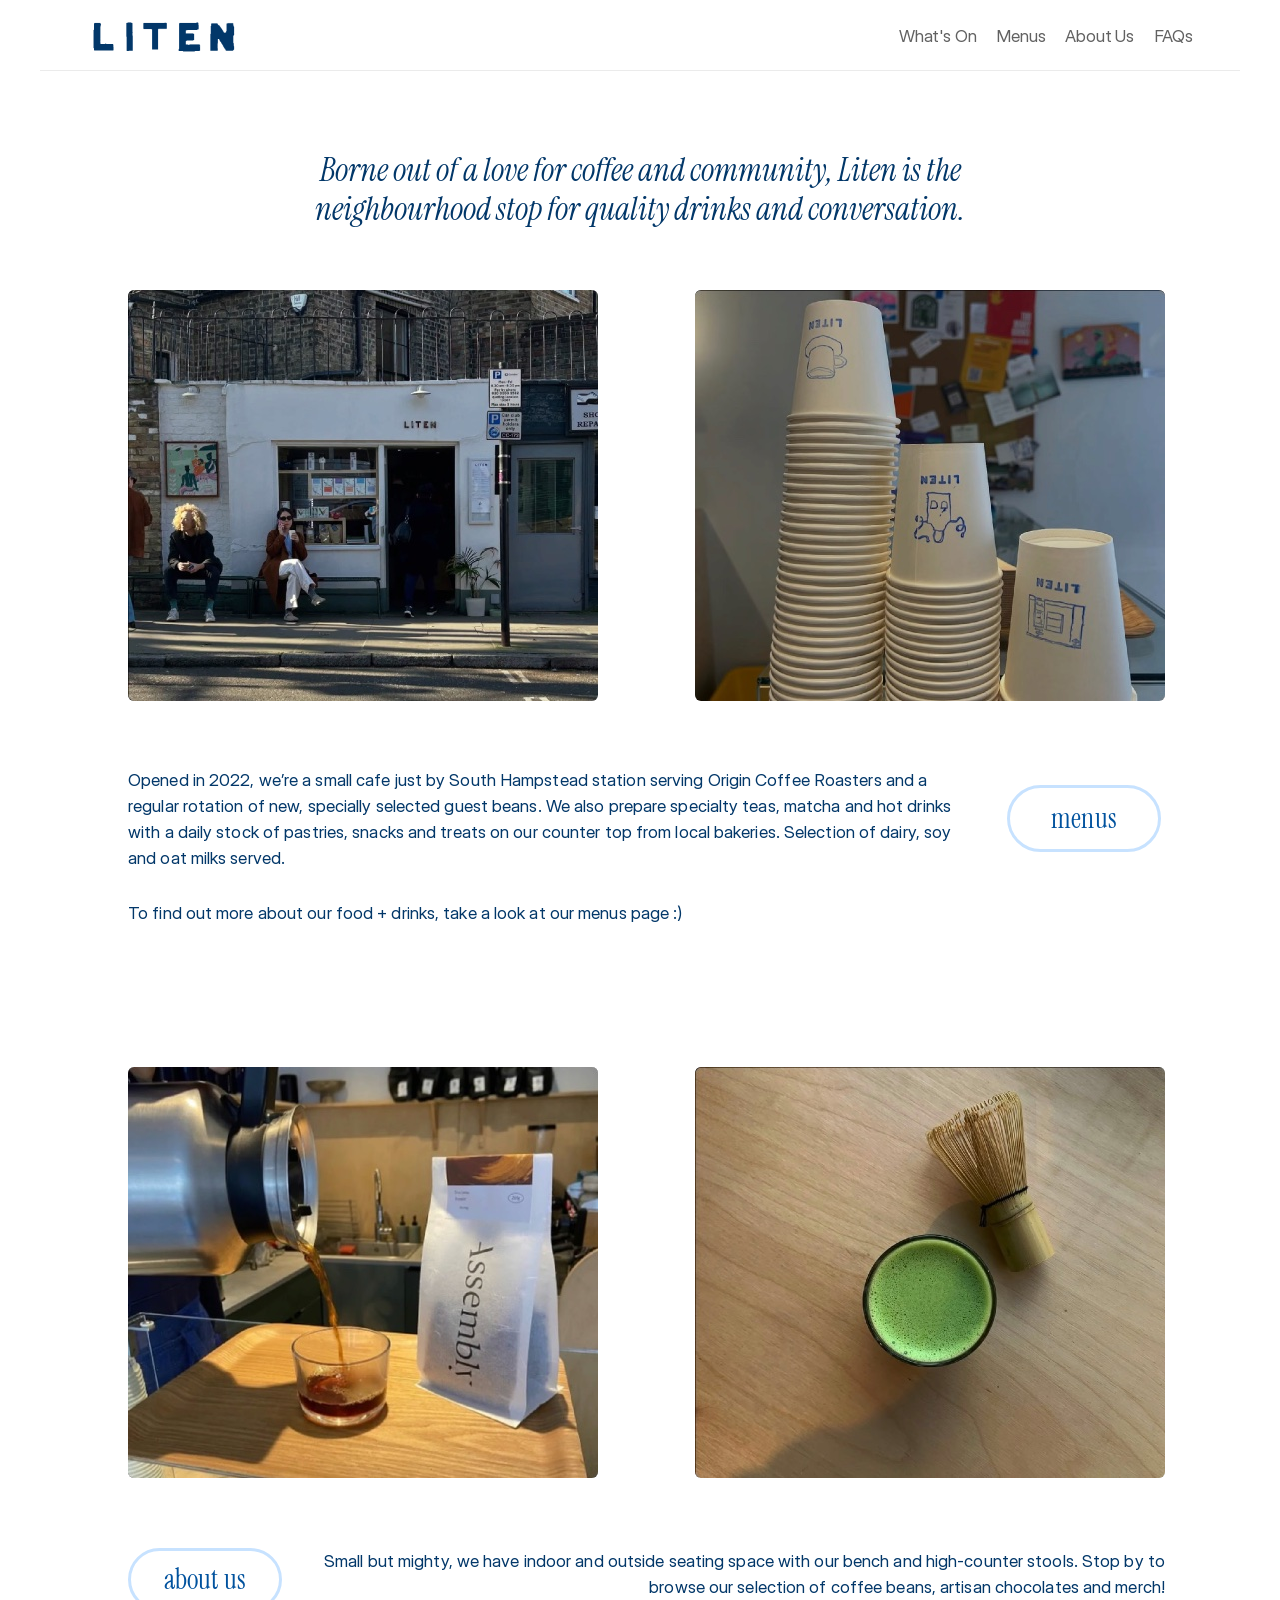
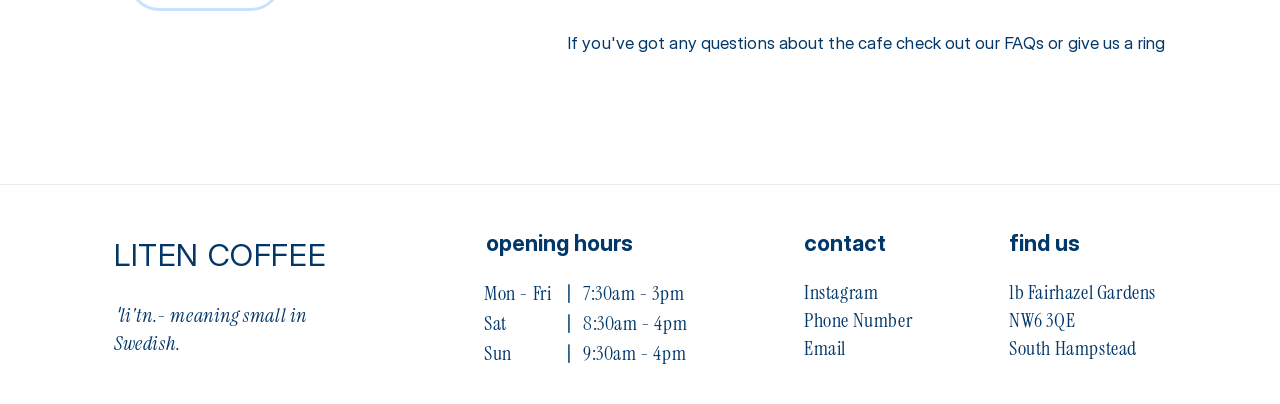
<file: index.html>
<!DOCTYPE html>
<html lang="en">
<head>
<meta charset="UTF-8">
<meta name="viewport" content="width=device-width, initial-scale=1.0">
<title>Liten — Home</title>
<meta name="description" content="Liten Coffee, a small neighbourhood cafe in South Hampstead serving quality coffee, tea and food.">
<link rel="icon" href="assets/images/liten-wordmark.png">
<link rel="preconnect" href="https://fonts.googleapis.com">
<link rel="preconnect" href="https://fonts.gstatic.com" crossorigin>
<link rel="stylesheet" href="https://fonts.googleapis.com/css2?family=Instrument+Serif:ital@0;1&display=swap">
<link rel="preload" href="assets/fonts/InterDisplay-Regular.woff2" as="font" type="font/woff2" crossorigin>
<link rel="stylesheet" href="css/style.css?v=2">
</head>
<body>
<header class="site-header">
  <div class="frame header-inner">
    <a href="index.html" class="logo-link" aria-label="Liten, back to home">
      <img src="assets/images/liten-wordmark.png" alt="Liten" width="245" height="91">
    </a>
    <button class="nav-toggle" type="button" aria-expanded="false" aria-controls="main-nav" aria-label="Open navigation"><span></span><span></span><span></span></button>
    <nav class="main-nav" id="main-nav" aria-label="Main">
      <a href="whatson.html">What's On<svg class="squiggle" viewBox="0 -1 76 9" preserveAspectRatio="xMinYMid slice" aria-hidden="true" focusable="false"><path pathLength="1" d="M 0 5.26 C 0 5.26 3.353 2.695 7.664 2.41 C 11.975 2.125 14.529 6.456 19.16 5.886 C 23.79 5.316 25.866 0.416 30.017 0.7 C 34.168 0.985 33.849 6.399 38.958 6.969 C 44.067 7.539 47.261 0 52.37 0 C 57.479 0 58.597 5.841 63.866 5.699 C 69.134 5.556 76 1.14 76 1.14"/></svg></a>
      <a href="menus.html">Menus<svg class="squiggle" viewBox="0 -1 76 9" preserveAspectRatio="xMinYMid slice" aria-hidden="true" focusable="false"><path pathLength="1" d="M 0 5.26 C 0 5.26 3.353 2.695 7.664 2.41 C 11.975 2.125 14.529 6.456 19.16 5.886 C 23.79 5.316 25.866 0.416 30.017 0.7 C 34.168 0.985 33.849 6.399 38.958 6.969 C 44.067 7.539 47.261 0 52.37 0 C 57.479 0 58.597 5.841 63.866 5.699 C 69.134 5.556 76 1.14 76 1.14"/></svg></a>
      <a href="aboutus.html">About Us<svg class="squiggle" viewBox="0 -1 76 9" preserveAspectRatio="xMinYMid slice" aria-hidden="true" focusable="false"><path pathLength="1" d="M 0 5.26 C 0 5.26 3.353 2.695 7.664 2.41 C 11.975 2.125 14.529 6.456 19.16 5.886 C 23.79 5.316 25.866 0.416 30.017 0.7 C 34.168 0.985 33.849 6.399 38.958 6.969 C 44.067 7.539 47.261 0 52.37 0 C 57.479 0 58.597 5.841 63.866 5.699 C 69.134 5.556 76 1.14 76 1.14"/></svg></a>
      <a href="faqs.html">FAQs<svg class="squiggle" viewBox="0 -1 76 9" preserveAspectRatio="xMinYMid slice" aria-hidden="true" focusable="false"><path pathLength="1" d="M 0 5.26 C 0 5.26 3.353 2.695 7.664 2.41 C 11.975 2.125 14.529 6.456 19.16 5.886 C 23.79 5.316 25.866 0.416 30.017 0.7 C 34.168 0.985 33.849 6.399 38.958 6.969 C 44.067 7.539 47.261 0 52.37 0 C 57.479 0 58.597 5.841 63.866 5.699 C 69.134 5.556 76 1.14 76 1.14"/></svg></a>
    </nav>
  </div>
</header>

<h1 class="sr-only">Liten Coffee</h1>
<main class="frame">
  <p class="home-hero">Borne out of a love for coffee and community, Liten is the neighbourhood stop for quality drinks and conversation.</p>

  <div class="home-main">
    <div class="photo-row">
      <img class="photo" src="assets/images/Liten_Shop_image.png" alt="The Liten shopfront in South Hampstead with customers sitting outside" width="470" height="411">
      <img class="photo" src="assets/images/Coffee_Cups_image.png" alt="A stack of Liten branded coffee cups" width="470" height="411">
    </div>

    <div class="home-copy-1">
      <div class="copy body-21">
        <p>Opened in 2022, we’re a small cafe just by South Hampstead station serving Origin Coffee Roasters and a regular rotation of new, specially selected guest beans. We also prepare specialty teas, matcha and hot drinks with a daily stock of pastries, snacks and treats on our counter top from local bakeries. Selection of dairy, soy and oat milks served.</p>
        <p>To find out more about our food + drinks, take a look at our menus page :)</p>
      </div>
      <a class="pill" href="menus.html">menus</a>
    </div>

    <div class="photo-row second">
      <img class="photo" src="assets/images/Coffee_pour_image.png" alt="Filter coffee being poured beside a bag of beans" width="470" height="411">
      <img class="photo" src="assets/images/Matcha_Image.png" alt="Matcha being whisked" width="471" height="411">
    </div>

    <div class="home-copy-2">
      <a class="pill short" href="aboutus.html">about us</a>
      <div class="copy body-21">
        <p>Small but mighty, we have indoor and outside seating space with our bench and high-counter stools. Stop by to browse our selection of coffee beans, artisan chocolates and merch!</p>
        <p>If you've got any questions about the cafe check out our FAQs or give us a ring</p>
      </div>
    </div>
  </div>
</main>
<footer class="site-footer">
  <div class="frame footer-grid">
    <div class="footer-col">
      <p class="footer-brand">LITEN COFFEE</p>
      <p class="footer-gloss">ˈli'tn.- meaning small in Swedish.</p>
    </div>
    <div class="footer-col">
      <h2 class="heading-sans">opening hours</h2>
      <div class="hours">
        <p class="hours-row"><span>Mon - Fri</span><b>|</b><span>7:30am  - 3pm</span></p>
        <p class="hours-row"><span>Sat</span><b>|</b><span>8:30am - 4pm</span></p>
        <p class="hours-row"><span>Sun</span><b>|</b><span>9:30am - 4pm</span></p>
      </div>
    </div>
    <div class="footer-col">
      <h2 class="heading-sans" id="contact">contact</h2>
      <p><a href="https://www.instagram.com/liten_coffeeshop/" target="_blank" rel="noopener">Instagram</a></p>
      <p>Phone Number</p>
      <p>Email</p>
    </div>
    <div class="footer-col">
      <h2 class="heading-sans">find us</h2>
      <div class="map-choice">
        <button class="map-toggle" type="button" aria-expanded="false" aria-controls="map-options">
          <span>1b Fairhazel Gardens</span>
          <span>NW6 3QE</span>
          <span>South Hampstead</span>
          <span class="sr-only">, choose a maps app</span>
        </button>
        <ul class="map-options" id="map-options">
          <li><a href="https://maps.apple.com/?q=Liten%20Coffee&amp;address=1b%20Fairhazel%20Gardens%2C%20London%20NW6%203QE" target="_blank" rel="noopener">Open in Apple Maps</a></li>
          <li><a href="https://www.google.com/maps/search/?api=1&amp;query=Liten%20Coffee%2C%201b%20Fairhazel%20Gardens%2C%20London%20NW6%203QE" target="_blank" rel="noopener">Open in Google Maps</a></li>
        </ul>
      </div>
    </div>
  </div>
</footer>

<script src="js/main.js"></script>
</body>
</html>
</file>
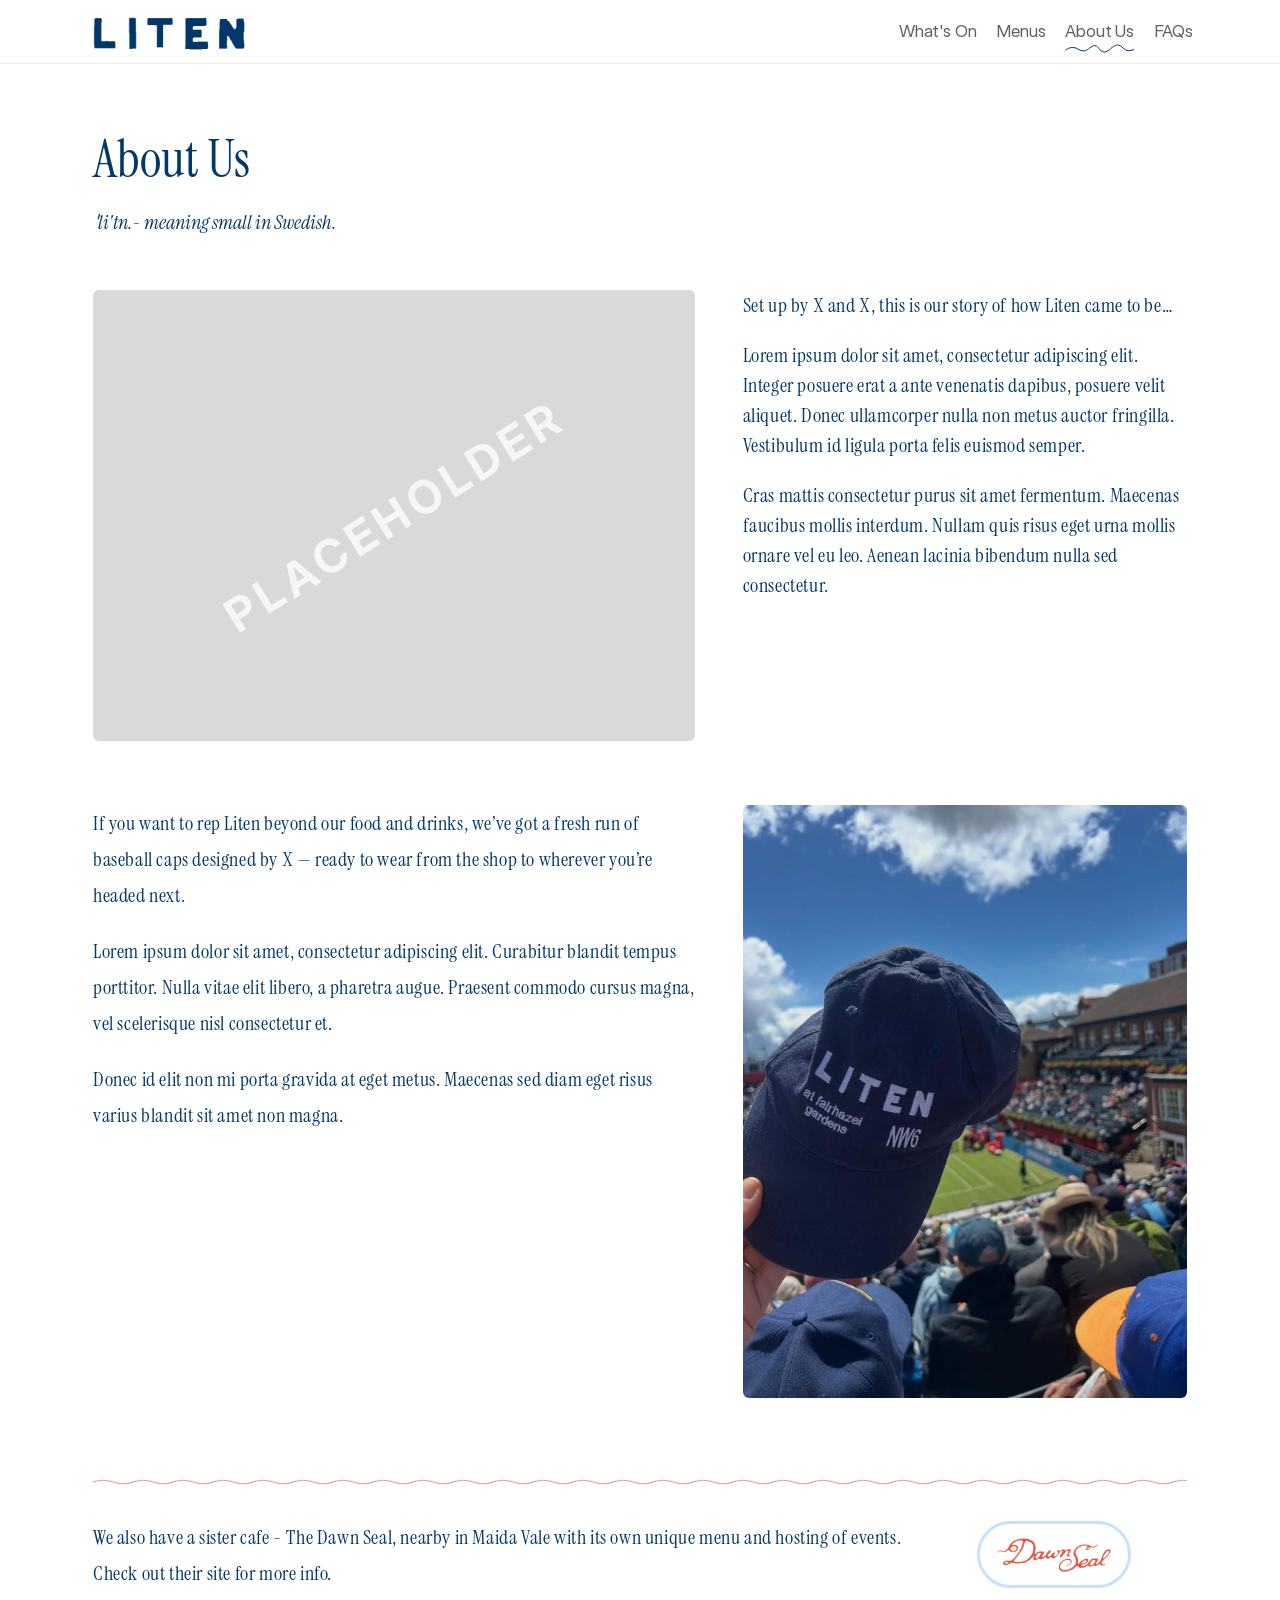
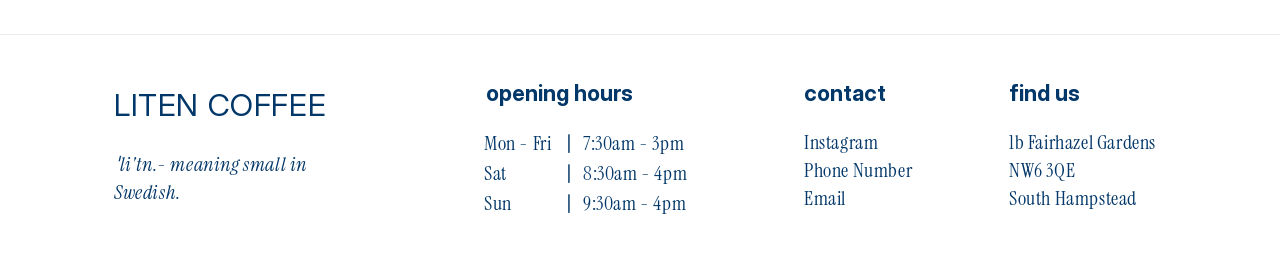
<file: aboutus.html>
<!DOCTYPE html>
<html lang="en">
<head>
<meta charset="UTF-8">
<meta name="viewport" content="width=device-width, initial-scale=1.0">
<title>Liten — About Us</title>
<meta name="description" content="The story of Liten Coffee and our sister cafe Dawn Seal.">
<link rel="icon" href="assets/images/liten-wordmark.png">
<link rel="preconnect" href="https://fonts.googleapis.com">
<link rel="preconnect" href="https://fonts.gstatic.com" crossorigin>
<link rel="stylesheet" href="https://fonts.googleapis.com/css2?family=Instrument+Serif:ital@0;1&display=swap">
<link rel="preload" href="assets/fonts/InterDisplay-Regular.woff2" as="font" type="font/woff2" crossorigin>
<link rel="stylesheet" href="css/style.css?v=2">
</head>
<body>
<header class="site-header compact">
  <div class="frame header-inner">
    <a href="index.html" class="logo-link" aria-label="Liten, back to home">
      <img src="assets/images/liten-wordmark.png" alt="Liten" width="245" height="91">
    </a>
    <button class="nav-toggle" type="button" aria-expanded="false" aria-controls="main-nav" aria-label="Open navigation"><span></span><span></span><span></span></button>
    <nav class="main-nav" id="main-nav" aria-label="Main">
      <a href="whatson.html">What's On<svg class="squiggle" viewBox="0 -1 76 9" preserveAspectRatio="xMinYMid slice" aria-hidden="true" focusable="false"><path pathLength="1" d="M 0 5.26 C 0 5.26 3.353 2.695 7.664 2.41 C 11.975 2.125 14.529 6.456 19.16 5.886 C 23.79 5.316 25.866 0.416 30.017 0.7 C 34.168 0.985 33.849 6.399 38.958 6.969 C 44.067 7.539 47.261 0 52.37 0 C 57.479 0 58.597 5.841 63.866 5.699 C 69.134 5.556 76 1.14 76 1.14"/></svg></a>
      <a href="menus.html">Menus<svg class="squiggle" viewBox="0 -1 76 9" preserveAspectRatio="xMinYMid slice" aria-hidden="true" focusable="false"><path pathLength="1" d="M 0 5.26 C 0 5.26 3.353 2.695 7.664 2.41 C 11.975 2.125 14.529 6.456 19.16 5.886 C 23.79 5.316 25.866 0.416 30.017 0.7 C 34.168 0.985 33.849 6.399 38.958 6.969 C 44.067 7.539 47.261 0 52.37 0 C 57.479 0 58.597 5.841 63.866 5.699 C 69.134 5.556 76 1.14 76 1.14"/></svg></a>
      <a href="aboutus.html" aria-current="page">About Us<svg class="squiggle" viewBox="0 -1 76 9" preserveAspectRatio="xMinYMid slice" aria-hidden="true" focusable="false"><path pathLength="1" d="M 0 5.26 C 0 5.26 3.353 2.695 7.664 2.41 C 11.975 2.125 14.529 6.456 19.16 5.886 C 23.79 5.316 25.866 0.416 30.017 0.7 C 34.168 0.985 33.849 6.399 38.958 6.969 C 44.067 7.539 47.261 0 52.37 0 C 57.479 0 58.597 5.841 63.866 5.699 C 69.134 5.556 76 1.14 76 1.14"/></svg></a>
      <a href="faqs.html">FAQs<svg class="squiggle" viewBox="0 -1 76 9" preserveAspectRatio="xMinYMid slice" aria-hidden="true" focusable="false"><path pathLength="1" d="M 0 5.26 C 0 5.26 3.353 2.695 7.664 2.41 C 11.975 2.125 14.529 6.456 19.16 5.886 C 23.79 5.316 25.866 0.416 30.017 0.7 C 34.168 0.985 33.849 6.399 38.958 6.969 C 44.067 7.539 47.261 0 52.37 0 C 57.479 0 58.597 5.841 63.866 5.699 C 69.134 5.556 76 1.14 76 1.14"/></svg></a>
    </nav>
  </div>
</header>

<main class="frame inner-main about-main">
  <h1 class="page-title">About Us</h1>
  <p class="gloss">ˈli'tn.- meaning small in Swedish.</p>
  <div class="story">
    <!-- ABOUT PHOTO: image frame left empty in Framer -->
    <div class="about-photo" role="img" aria-label="Photo to come"></div>
    <div class="story-text body-20">
      <p>Set up by X and X, this is our story of how Liten came to be…</p>
      <!-- PLACEHOLDER COPY: lorem ipsum until the owners send their story -->
      <p>Lorem ipsum dolor sit amet, consectetur adipiscing elit. Integer posuere erat a ante venenatis dapibus, posuere velit aliquet. Donec ullamcorper nulla non metus auctor fringilla. Vestibulum id ligula porta felis euismod semper.</p>
      <p>Cras mattis consectetur purus sit amet fermentum. Maecenas faucibus mollis interdum. Nullam quis risus eget urna mollis ornare vel eu leo. Aenean lacinia bibendum nulla sed consectetur.</p>
    </div>
  </div>
  <div class="about-copy body-20">
    <div class="caps">
      <div class="caps-text">
        <p>If you want to rep Liten beyond our food and drinks, we’ve got a fresh run of baseball caps designed by X — ready to wear from the shop to wherever you’re headed next.</p>
        <!-- PLACEHOLDER COPY: lorem ipsum -->
        <p>Lorem ipsum dolor sit amet, consectetur adipiscing elit. Curabitur blandit tempus porttitor. Nulla vitae elit libero, a pharetra augue. Praesent commodo cursus magna, vel scelerisque nisl consectetur et.</p>
        <p>Donec id elit non mi porta gravida at eget metus. Maecenas sed diam eget risus varius blandit sit amet non magna.</p>
      </div>
      <img class="caps-photo" src="assets/images/Liten_cap.jpg" alt="A navy Liten cap embroidered with 'LITEN at fairhazel gardens NW6', held up at a tennis match" width="300" height="400" loading="lazy">
    </div>
    <div class="dawn-row">
      <p>We also have a sister cafe - The Dawn Seal, nearby in Maida Vale with its own unique menu and hosting of events. Check out their site for more info.</p>
      <a class="pill dawn" href="https://thedawnseal.square.site/" target="_blank" rel="noopener"><img src="assets/images/dawn-seal-logo.png" alt="Dawn Seal website" width="116" height="36"></a>
    </div>
  </div>
</main>
<footer class="site-footer">
  <div class="frame footer-grid">
    <div class="footer-col">
      <p class="footer-brand">LITEN COFFEE</p>
      <p class="footer-gloss">ˈli'tn.- meaning small in Swedish.</p>
    </div>
    <div class="footer-col">
      <h2 class="heading-sans">opening hours</h2>
      <div class="hours">
        <p class="hours-row"><span>Mon - Fri</span><b>|</b><span>7:30am  - 3pm</span></p>
        <p class="hours-row"><span>Sat</span><b>|</b><span>8:30am - 4pm</span></p>
        <p class="hours-row"><span>Sun</span><b>|</b><span>9:30am - 4pm</span></p>
      </div>
    </div>
    <div class="footer-col">
      <h2 class="heading-sans" id="contact">contact</h2>
      <p><a href="https://www.instagram.com/liten_coffeeshop/" target="_blank" rel="noopener">Instagram</a></p>
      <p>Phone Number</p>
      <p>Email</p>
    </div>
    <div class="footer-col">
      <h2 class="heading-sans">find us</h2>
      <div class="map-choice">
        <button class="map-toggle" type="button" aria-expanded="false" aria-controls="map-options">
          <span>1b Fairhazel Gardens</span>
          <span>NW6 3QE</span>
          <span>South Hampstead</span>
          <span class="sr-only">, choose a maps app</span>
        </button>
        <ul class="map-options" id="map-options">
          <li><a href="https://maps.apple.com/?q=Liten%20Coffee&amp;address=1b%20Fairhazel%20Gardens%2C%20London%20NW6%203QE" target="_blank" rel="noopener">Open in Apple Maps</a></li>
          <li><a href="https://www.google.com/maps/search/?api=1&amp;query=Liten%20Coffee%2C%201b%20Fairhazel%20Gardens%2C%20London%20NW6%203QE" target="_blank" rel="noopener">Open in Google Maps</a></li>
        </ul>
      </div>
    </div>
  </div>
</footer>

<script src="js/main.js"></script>
</body>
</html>
</file>
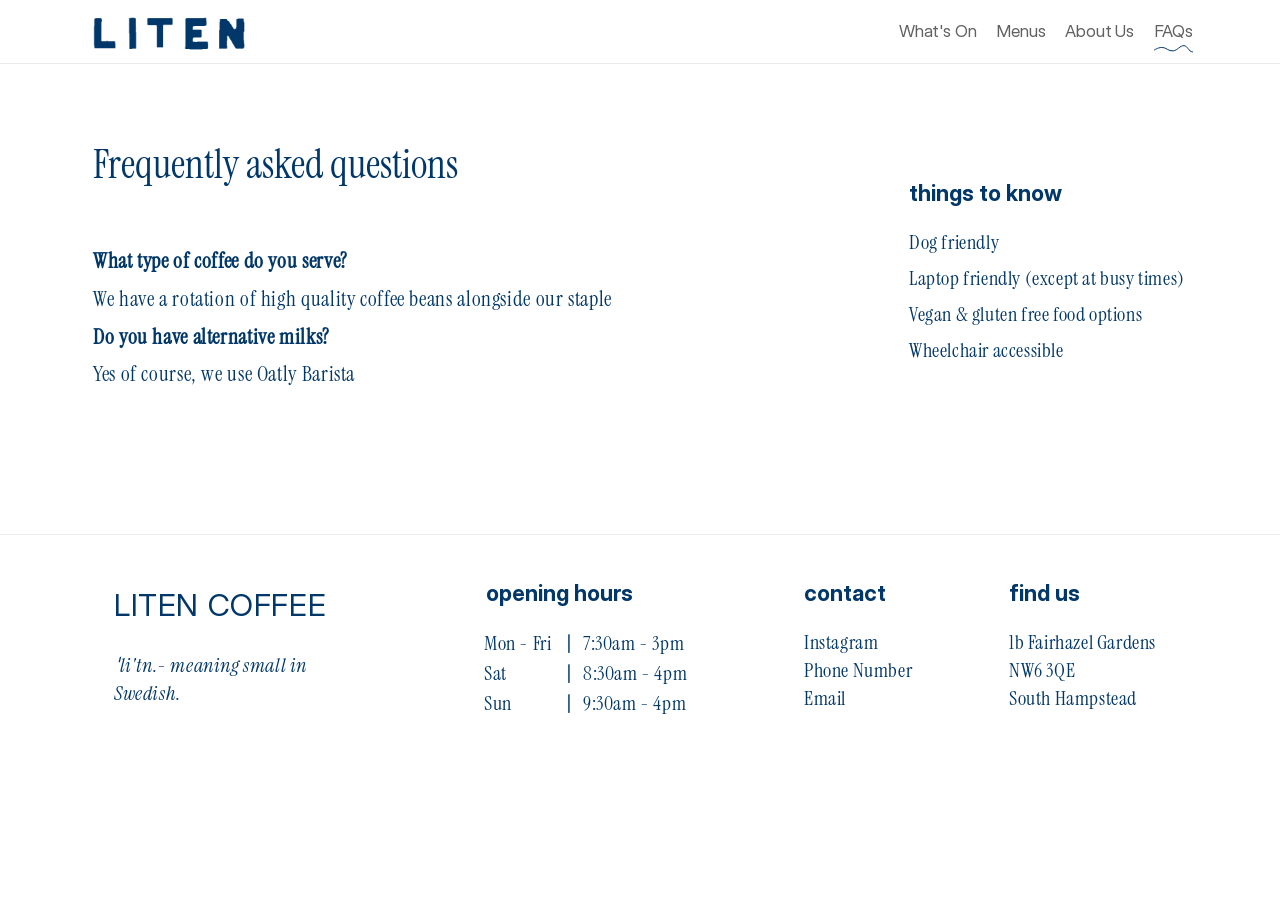
<file: faqs.html>
<!DOCTYPE html>
<html lang="en">
<head>
<meta charset="UTF-8">
<meta name="viewport" content="width=device-width, initial-scale=1.0">
<title>Liten — FAQs</title>
<meta name="description" content="Frequently asked questions about Liten Coffee.">
<link rel="icon" href="assets/images/liten-wordmark.png">
<link rel="preconnect" href="https://fonts.googleapis.com">
<link rel="preconnect" href="https://fonts.gstatic.com" crossorigin>
<link rel="stylesheet" href="https://fonts.googleapis.com/css2?family=Instrument+Serif:ital@0;1&display=swap">
<link rel="preload" href="assets/fonts/InterDisplay-Regular.woff2" as="font" type="font/woff2" crossorigin>
<link rel="stylesheet" href="css/style.css?v=2">
</head>
<body>
<header class="site-header compact">
  <div class="frame header-inner">
    <a href="index.html" class="logo-link" aria-label="Liten, back to home">
      <img src="assets/images/liten-wordmark.png" alt="Liten" width="245" height="91">
    </a>
    <button class="nav-toggle" type="button" aria-expanded="false" aria-controls="main-nav" aria-label="Open navigation"><span></span><span></span><span></span></button>
    <nav class="main-nav" id="main-nav" aria-label="Main">
      <a href="whatson.html">What's On<svg class="squiggle" viewBox="0 -1 76 9" preserveAspectRatio="xMinYMid slice" aria-hidden="true" focusable="false"><path pathLength="1" d="M 0 5.26 C 0 5.26 3.353 2.695 7.664 2.41 C 11.975 2.125 14.529 6.456 19.16 5.886 C 23.79 5.316 25.866 0.416 30.017 0.7 C 34.168 0.985 33.849 6.399 38.958 6.969 C 44.067 7.539 47.261 0 52.37 0 C 57.479 0 58.597 5.841 63.866 5.699 C 69.134 5.556 76 1.14 76 1.14"/></svg></a>
      <a href="menus.html">Menus<svg class="squiggle" viewBox="0 -1 76 9" preserveAspectRatio="xMinYMid slice" aria-hidden="true" focusable="false"><path pathLength="1" d="M 0 5.26 C 0 5.26 3.353 2.695 7.664 2.41 C 11.975 2.125 14.529 6.456 19.16 5.886 C 23.79 5.316 25.866 0.416 30.017 0.7 C 34.168 0.985 33.849 6.399 38.958 6.969 C 44.067 7.539 47.261 0 52.37 0 C 57.479 0 58.597 5.841 63.866 5.699 C 69.134 5.556 76 1.14 76 1.14"/></svg></a>
      <a href="aboutus.html">About Us<svg class="squiggle" viewBox="0 -1 76 9" preserveAspectRatio="xMinYMid slice" aria-hidden="true" focusable="false"><path pathLength="1" d="M 0 5.26 C 0 5.26 3.353 2.695 7.664 2.41 C 11.975 2.125 14.529 6.456 19.16 5.886 C 23.79 5.316 25.866 0.416 30.017 0.7 C 34.168 0.985 33.849 6.399 38.958 6.969 C 44.067 7.539 47.261 0 52.37 0 C 57.479 0 58.597 5.841 63.866 5.699 C 69.134 5.556 76 1.14 76 1.14"/></svg></a>
      <a href="faqs.html" aria-current="page">FAQs<svg class="squiggle" viewBox="0 -1 76 9" preserveAspectRatio="xMinYMid slice" aria-hidden="true" focusable="false"><path pathLength="1" d="M 0 5.26 C 0 5.26 3.353 2.695 7.664 2.41 C 11.975 2.125 14.529 6.456 19.16 5.886 C 23.79 5.316 25.866 0.416 30.017 0.7 C 34.168 0.985 33.849 6.399 38.958 6.969 C 44.067 7.539 47.261 0 52.37 0 C 57.479 0 58.597 5.841 63.866 5.699 C 69.134 5.556 76 1.14 76 1.14"/></svg></a>
    </nav>
  </div>
</header>

<main class="frame inner-main faq-layout">
  <div class="faq-main">
    <h1 class="page-title">Frequently asked questions</h1>
    <dl class="faq-list">
      <dt>What type of coffee do you serve?</dt>
      <dd>We have a rotation of high quality coffee beans alongside our staple</dd>
      <dt>Do you have alternative milks?</dt>
      <dd>Yes of course, we use  Oatly Barista</dd>
    </dl>
  </div>
  <aside class="things">
    <h2 class="heading-sans">things to know</h2>
    <ul class="body-20">
      <li>Dog friendly</li>
      <li>Laptop friendly (except at busy times)</li>
      <li>Vegan &amp; gluten free food options</li>
      <li>Wheelchair accessible</li>
    </ul>
  </aside>
</main>
<footer class="site-footer">
  <div class="frame footer-grid">
    <div class="footer-col">
      <p class="footer-brand">LITEN COFFEE</p>
      <p class="footer-gloss">ˈli'tn.- meaning small in Swedish.</p>
    </div>
    <div class="footer-col">
      <h2 class="heading-sans">opening hours</h2>
      <div class="hours">
        <p class="hours-row"><span>Mon - Fri</span><b>|</b><span>7:30am  - 3pm</span></p>
        <p class="hours-row"><span>Sat</span><b>|</b><span>8:30am - 4pm</span></p>
        <p class="hours-row"><span>Sun</span><b>|</b><span>9:30am - 4pm</span></p>
      </div>
    </div>
    <div class="footer-col">
      <h2 class="heading-sans" id="contact">contact</h2>
      <p><a href="https://www.instagram.com/liten_coffeeshop/" target="_blank" rel="noopener">Instagram</a></p>
      <p>Phone Number</p>
      <p>Email</p>
    </div>
    <div class="footer-col">
      <h2 class="heading-sans">find us</h2>
      <div class="map-choice">
        <button class="map-toggle" type="button" aria-expanded="false" aria-controls="map-options">
          <span>1b Fairhazel Gardens</span>
          <span>NW6 3QE</span>
          <span>South Hampstead</span>
          <span class="sr-only">, choose a maps app</span>
        </button>
        <ul class="map-options" id="map-options">
          <li><a href="https://maps.apple.com/?q=Liten%20Coffee&amp;address=1b%20Fairhazel%20Gardens%2C%20London%20NW6%203QE" target="_blank" rel="noopener">Open in Apple Maps</a></li>
          <li><a href="https://www.google.com/maps/search/?api=1&amp;query=Liten%20Coffee%2C%201b%20Fairhazel%20Gardens%2C%20London%20NW6%203QE" target="_blank" rel="noopener">Open in Google Maps</a></li>
        </ul>
      </div>
    </div>
  </div>
</footer>

<script src="js/main.js"></script>
</body>
</html>
</file>
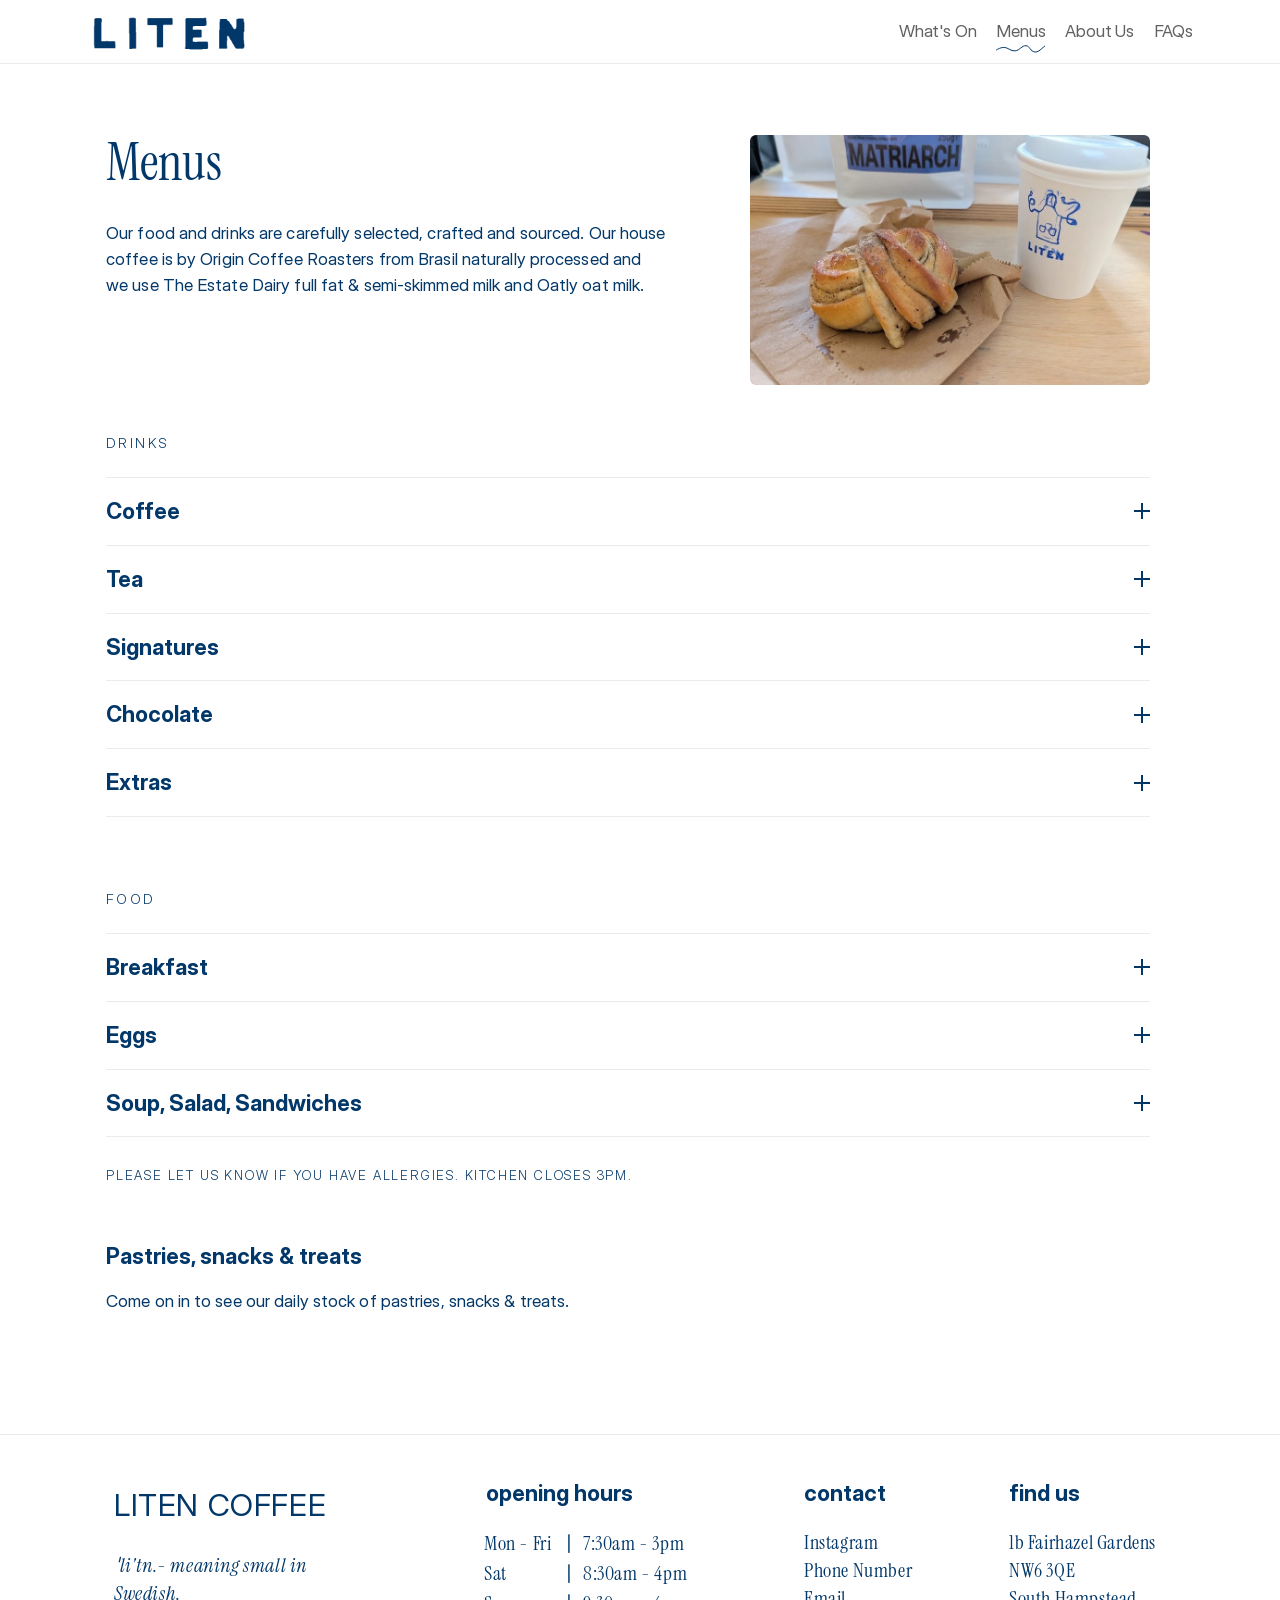
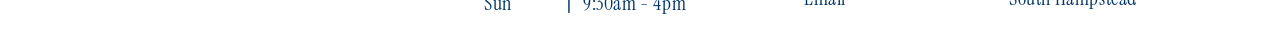
<file: menus.html>
<!DOCTYPE html>
<html lang="en">
<head>
<meta charset="UTF-8">
<meta name="viewport" content="width=device-width, initial-scale=1.0">
<title>Liten — Menus</title>
<meta name="description" content="Food and drinks menus at Liten Coffee, South Hampstead.">
<link rel="icon" href="assets/images/liten-wordmark.png">
<link rel="preconnect" href="https://fonts.googleapis.com">
<link rel="preconnect" href="https://fonts.gstatic.com" crossorigin>
<link rel="stylesheet" href="https://fonts.googleapis.com/css2?family=Instrument+Serif:ital@0;1&display=swap">
<link rel="preload" href="assets/fonts/InterDisplay-Regular.woff2" as="font" type="font/woff2" crossorigin>
<link rel="stylesheet" href="css/style.css?v=2">
<link rel="stylesheet" href="css/menus.css">
</head>
<body>
<header class="site-header compact">
  <div class="frame header-inner">
    <a href="index.html" class="logo-link" aria-label="Liten, back to home">
      <img src="assets/images/liten-wordmark.png" alt="Liten" width="245" height="91">
    </a>
    <button class="nav-toggle" type="button" aria-expanded="false" aria-controls="main-nav" aria-label="Open navigation"><span></span><span></span><span></span></button>
    <nav class="main-nav" id="main-nav" aria-label="Main">
      <a href="whatson.html">What's On<svg class="squiggle" viewBox="0 -1 76 9" preserveAspectRatio="xMinYMid slice" aria-hidden="true" focusable="false"><path pathLength="1" d="M 0 5.26 C 0 5.26 3.353 2.695 7.664 2.41 C 11.975 2.125 14.529 6.456 19.16 5.886 C 23.79 5.316 25.866 0.416 30.017 0.7 C 34.168 0.985 33.849 6.399 38.958 6.969 C 44.067 7.539 47.261 0 52.37 0 C 57.479 0 58.597 5.841 63.866 5.699 C 69.134 5.556 76 1.14 76 1.14"/></svg></a>
      <a href="menus.html" aria-current="page">Menus<svg class="squiggle" viewBox="0 -1 76 9" preserveAspectRatio="xMinYMid slice" aria-hidden="true" focusable="false"><path pathLength="1" d="M 0 5.26 C 0 5.26 3.353 2.695 7.664 2.41 C 11.975 2.125 14.529 6.456 19.16 5.886 C 23.79 5.316 25.866 0.416 30.017 0.7 C 34.168 0.985 33.849 6.399 38.958 6.969 C 44.067 7.539 47.261 0 52.37 0 C 57.479 0 58.597 5.841 63.866 5.699 C 69.134 5.556 76 1.14 76 1.14"/></svg></a>
      <a href="aboutus.html">About Us<svg class="squiggle" viewBox="0 -1 76 9" preserveAspectRatio="xMinYMid slice" aria-hidden="true" focusable="false"><path pathLength="1" d="M 0 5.26 C 0 5.26 3.353 2.695 7.664 2.41 C 11.975 2.125 14.529 6.456 19.16 5.886 C 23.79 5.316 25.866 0.416 30.017 0.7 C 34.168 0.985 33.849 6.399 38.958 6.969 C 44.067 7.539 47.261 0 52.37 0 C 57.479 0 58.597 5.841 63.866 5.699 C 69.134 5.556 76 1.14 76 1.14"/></svg></a>
      <a href="faqs.html">FAQs<svg class="squiggle" viewBox="0 -1 76 9" preserveAspectRatio="xMinYMid slice" aria-hidden="true" focusable="false"><path pathLength="1" d="M 0 5.26 C 0 5.26 3.353 2.695 7.664 2.41 C 11.975 2.125 14.529 6.456 19.16 5.886 C 23.79 5.316 25.866 0.416 30.017 0.7 C 34.168 0.985 33.849 6.399 38.958 6.969 C 44.067 7.539 47.261 0 52.37 0 C 57.479 0 58.597 5.841 63.866 5.699 C 69.134 5.556 76 1.14 76 1.14"/></svg></a>
    </nav>
  </div>
</header>

<main class="frame menus-main menu-x">
  <div class="menus-top">
    <div>
    <h1 class="page-title">Menus</h1>
    <div class="intro menu-intro body-20">
      <p>Our food and drinks are carefully selected, crafted and sourced. Our house coffee is by Origin Coffee Roasters from Brasil naturally processed and we use The Estate Dairy full fat &amp; semi-skimmed milk and Oatly oat milk.</p>
    </div>
    </div>
    <img class="menus-photo" src="assets/images/Bun_and_cup_image.jpg" alt="A cardamom bun on a paper bag next to a Liten takeaway cup with the apron doodle" width="400" height="250">
  </div>

  <h2 class="events-heading">Drinks</h2>
  <div class="drinks-menu">
    <details class="past-event menu-cat" name="drinks">
      <summary><span>Coffee</span></summary>
      <div class="menu-body">
      <p class="menu-lead">All double shots</p>
      <ul class="menu-list">
        <li class="mi">
          <div class="mi-row"><span class="mi-name">Espresso</span><span class="mi-price">3.50</span></div>
          <p class="mi-desc">Origin Beija Flor house blend.</p>
        </li>
        <li class="mi">
          <div class="mi-row"><span class="mi-name">Long Black</span><span class="mi-price">3.70</span></div>
          <p class="mi-desc">8oz, hot water, milk optional.</p>
        </li>
        <li class="mi">
          <div class="mi-row"><span class="mi-name">House Filter / Guest</span><span class="mi-price">3.70</span></div>
          <p class="mi-desc">Filter brewed on Moccamaster with occasional guest coffee roaster!</p>
        </li>
        <li class="mi">
          <div class="mi-row"><span class="mi-name">Flat White</span><span class="mi-price">3.90</span></div>
          <p class="mi-desc">6oz, steamed milk of choice.</p>
        </li>
        <li class="mi">
          <div class="mi-row"><span class="mi-name">Latte</span><span class="mi-price">3.90</span></div>
          <p class="mi-desc">8oz, steamed milk of choice.</p>
        </li>
        <li class="mi">
          <div class="mi-row"><span class="mi-name">Cappuccino</span><span class="mi-price">3.90</span></div>
          <p class="mi-desc">8oz, chocolate (v) optional, steamed milk of choice.</p>
        </li>
        <li class="mi">
          <div class="mi-row"><span class="mi-name">Iced Latte</span><span class="mi-price">4.80</span></div>
          <p class="mi-desc">12oz, filtered ice, milk of choice.</p>
        </li>
        <li class="mi">
          <div class="mi-row"><span class="mi-name">Iced Black</span><span class="mi-price">4.30</span></div>
          <p class="mi-desc">12oz, filtered water &amp; ice, milk optional.</p>
        </li>
      </ul>
      </div>
    </details>
    <details class="past-event menu-cat" name="drinks">
      <summary><span>Tea</span></summary>
      <div class="menu-body">
      <ul class="menu-list">
        <li class="mi">
          <div class="mi-row"><span class="mi-name">Ceremonial Matcha Latte</span><span class="mi-price">4.60</span></div>
          <p class="mi-desc">Ceremonial is the highest grade of matcha from Uji, Japan. Pairs well with steamed milk of your choice. Rich in antioxidants.</p>
          <p class="mi-extra">+ Make it iced .70</p>
        </li>
        <li class="mi">
          <div class="mi-row"><span class="mi-name">Matcha Tea</span><span class="mi-price">4.50</span></div>
          <p class="mi-desc">Water is gradually added to 2g ceremonial matcha powder whilst whisking constantly to create a smooth tea.</p>
          <p class="mi-extra">+ Make it iced .70</p>
        </li>
        <li class="mi">
          <div class="mi-row"><span class="mi-name">Irish Breakfast</span><span class="mi-price">3.70</span></div>
          <p class="mi-desc">Sourced from tea gardens of Rwanda, Kenya &amp; the Assam Valley of India. Ireland&#x27;s favourite tea. Milk optional.</p>
        </li>
        <li class="mi">
          <div class="mi-row"><span class="mi-name">Spiced Chai Latte</span><span class="mi-price">4.50</span></div>
          <p class="mi-desc">Ground black tea with cardamom, cinnamon, ginger, white pepper &amp; cloves. Warm spice, with bright notes and a comforting spiced finish, paired with steamed milk. Pamban Chai.</p>
        </li>
        <li class="mi">
          <div class="mi-row"><span class="mi-name">Herbal Infusions</span><span class="mi-price">3.70</span></div>
          <p class="mi-desc">Ask the team what&#x27;s on offer today.</p>
        </li>
        <li class="mi">
          <div class="mi-row"><span class="mi-name">Earl Grey</span><span class="mi-price">3.70</span></div>
          <p class="mi-desc">Single origin Ceylon black tea base from Sri Lanka, natural Italian bergamot oil. Milk optional.</p>
        </li>
      </ul>
      </div>
    </details>
    <details class="past-event menu-cat signatures" name="drinks">
      <summary><span>Signatures</span></summary>
      <div class="menu-body">
      <ul class="menu-list">
        <li class="mi">
          <div class="mi-row"><span class="mi-name">Iced Strawberry Matcha</span><span class="mi-price">6.50</span></div>
          <p class="mi-desc">Ceremonial grade organic matcha, strawberry cordial, ice &amp; milk of your choice.</p>
        </li>
        <li class="mi">
          <div class="mi-row"><span class="mi-name">Iced Blueberry Matcha</span><span class="mi-price">6.50</span></div>
          <p class="mi-desc">Ceremonial grade organic matcha, Swedish blueberry cordial, ice &amp; milk of your choice.</p>
        </li>
      </ul>
      </div>
    </details>
    <details class="past-event menu-cat" name="drinks">
      <summary><span>Chocolate</span></summary>
      <div class="menu-body">
      <ul class="menu-list">
        <li class="mi">
          <div class="mi-row"><span class="mi-name">Himalayan Salted Hot Chocolate</span><span class="mi-price">4.50</span></div>
          <p class="mi-desc">68% Himalayan salted hot chocolate, naturally vegan. Pair with milk of your choice. 8oz. Bare Bones.</p>
        </li>
        <li class="mi">
          <div class="mi-row"><span class="mi-name">Iced Choco-Milk</span><span class="mi-price">6.50</span></div>
          <p class="mi-desc">Chocolate flakes (v) roasted, ground and developed specifically for cold chocolate milk. 12oz. Served over filtered ice. Pair with milk of your choice. Bare Bones.</p>
        </li>
      </ul>
      </div>
    </details>
    <details class="past-event menu-cat" name="drinks">
      <summary><span>Extras</span></summary>
      <div class="menu-body">
      <ul class="menu-list">
        <li class="mi">
          <div class="mi-row"><span class="mi-name">Babyccino</span><span class="mi-price">1.20</span></div>
          <p class="mi-desc">Gently steamed 6oz cup of milk. Warm not hot. Chocolate sprinkles optional.</p>
        </li>
        <li class="mi">
          <div class="mi-row"><span class="mi-name">Extra Shot / Size Up</span><span class="mi-price">.70</span></div>
        </li>
      </ul>
      </div>
    </details>

  </div>

  <h2 class="events-heading past">Food</h2>
  <div class="drinks-menu food-menu">
    <details class="past-event menu-cat" name="food">
      <summary><span>Breakfast</span></summary>
      <div class="menu-body">
      <ul class="menu-list">
        <li class="mi">
          <div class="mi-row"><span class="mi-name">Maple Miso Granola</span><span class="mi-price">7.50</span></div>
          <p class="mi-desc">Maple miso roasted almond granola, cardamom poached pears, estate dairy yoghurt (V)</p>
          <p class="mi-extra">+ Coconut yoghurt (VE) 1.00</p>
        </li>
        <li class="mi">
          <div class="mi-row"><span class="mi-name">Buttermilk Pancake Stack</span><span class="mi-price">12.50</span></div>
          <p class="mi-desc">American buttermilk pancakes, blueberry compote, greek yoghurt, maple syrup &amp; toasted almonds (V)</p>
        </li>
        <li class="mi">
          <div class="mi-row"><span class="mi-name">Avocado Toast</span><span class="mi-price">10.00</span></div>
          <p class="mi-desc">Avocado, pickled carrot &amp; red onion, activated seeds, wild garlic &amp; lemon dressing on toast (VE)</p>
        </li>
      </ul>
      </div>
    </details>
    <details class="past-event menu-cat" name="food">
      <summary><span>Eggs</span></summary>
      <div class="menu-body">
      <ul class="menu-list">
        <li class="mi">
          <div class="mi-row"><span class="mi-name">Egg &amp; Cheese Brioche</span><span class="mi-price">10.00</span></div>
          <p class="mi-desc">Fenton Farm folded eggs, smoked cheese, baby gem lettuce, pickle &amp; house fermented sriracha mayo on toasted brioche (V)</p>
          <p class="mi-extra">+ Turkey Bacon 4.00</p>
        </li>
        <li class="mi">
          <div class="mi-row"><span class="mi-name">Scrambled Eggs</span><span class="mi-price">10.00</span></div>
          <p class="mi-desc">Soft scrambled Fenton Farm eggs on toast (V)</p>
          <p class="mi-extra">+ Feta 2.00</p>
        </li>
        <li class="mi">
          <div class="mi-row"><span class="mi-name">Kimchi Fried Eggs</span><span class="mi-price">13.50</span></div>
          <p class="mi-desc">Zambur Ferments vegan kimchi, Fenton Farm fried eggs, dijonaise on toast (V)</p>
        </li>
        <li class="mi">
          <div class="mi-row"><span class="mi-name">Spice Bag Potato Hash</span><span class="mi-price">13.50</span></div>
          <p class="mi-desc">Irish spice bag potato hash, wok fried spring greens, onion &amp; red pepper, szechuan chilli crisp, Fenton Farm fried egg (V)</p>
        </li>
      </ul>
      </div>
    </details>
    <details class="past-event menu-cat" name="food">
      <summary><span>Soup, Salad, Sandwiches</span></summary>
      <div class="menu-body">
      <ul class="menu-list">
        <li class="mi">
          <div class="mi-row"><span class="mi-name">West Cork Toastie</span><span class="mi-price">10.00</span></div>
          <p class="mi-desc">Durrus cheese &amp; mature cheddar, dijonnaise (V)</p>
          <p class="mi-extra">+ Kimchi 2.50 (V)</p>
        </li>
        <li class="mi">
          <div class="mi-row"><span class="mi-name">Tuna Melt</span><span class="mi-price">12.50</span></div>
          <p class="mi-desc">NYT best tuna melt recipe.</p>
        </li>
        <li class="mi">
          <div class="mi-row"><span class="mi-name">Caramelised Tomato Soup</span><span class="mi-price">7.50</span></div>
          <p class="mi-desc">Slow roasted caramelised vine tomatoes, confit garlic &amp; thyme, buttered sourdough toast. Ode to Campbells! (V)</p>
          <p class="mi-extra">+ Swap toast for half a classic toastie 4.00</p>
        </li>
        <li class="mi">
          <div class="mi-row"><span class="mi-name">Tomato Panzanella Salad</span><span class="mi-price">10.50</span></div>
          <p class="mi-desc">Isle of Wight tomato, crouton, red onion and basil leaf salad and basil oil.</p>
          <p class="mi-extra">+ Smoked Salmon or Turkey Bacon 4.00</p>
        </li>
        <li class="mi">
          <div class="mi-row"><span class="mi-name">TLT Bagel</span><span class="mi-price">10.50</span></div>
          <p class="mi-desc">Free range turkey bacon, gem lettuce, Galician tomato, wild garlic mayo on toasted bagel.</p>
        </li>
        <li class="mi">
          <div class="mi-row"><span class="mi-name">Smoked Salmon &amp; Cream Cheese Bagel</span><span class="mi-price">10.50</span></div>
          <p class="mi-desc">Smoked salmon, dill, caper &amp; lemon cream cheese, pickled cucumber &amp; red onion, toasted bagel.</p>
        </li>
        <li class="mi">
          <div class="mi-row"><span class="mi-name">Cream Cheese Bagel</span><span class="mi-price">6.50</span></div>
          <p class="mi-desc">Toasted sesame bagel with lemon, dill &amp; caper cream cheese spread (V)</p>
        </li>
      </ul>
      </div>
    </details>
    <p class="menu-note">Please let us know if you have allergies. Kitchen closes 3pm.</p>
  </div>

  <section class="event food-row" aria-label="Pastries and treats">
    <div class="event-text">
      <h3 class="heading-sans">Pastries, snacks &amp; treats</h3>
      <p class="body-20">Come on in to see our daily stock of pastries, snacks &amp; treats.</p>
    </div>
  </section>
</main>
<footer class="site-footer">
  <div class="frame footer-grid">
    <div class="footer-col">
      <p class="footer-brand">LITEN COFFEE</p>
      <p class="footer-gloss">ˈli'tn.- meaning small in Swedish.</p>
    </div>
    <div class="footer-col">
      <h2 class="heading-sans">opening hours</h2>
      <div class="hours">
        <p class="hours-row"><span>Mon - Fri</span><b>|</b><span>7:30am  - 3pm</span></p>
        <p class="hours-row"><span>Sat</span><b>|</b><span>8:30am - 4pm</span></p>
        <p class="hours-row"><span>Sun</span><b>|</b><span>9:30am - 4pm</span></p>
      </div>
    </div>
    <div class="footer-col">
      <h2 class="heading-sans" id="contact">contact</h2>
      <p><a href="https://www.instagram.com/liten_coffeeshop/" target="_blank" rel="noopener">Instagram</a></p>
      <p>Phone Number</p>
      <p>Email</p>
    </div>
    <div class="footer-col">
      <h2 class="heading-sans">find us</h2>
      <div class="map-choice">
        <button class="map-toggle" type="button" aria-expanded="false" aria-controls="map-options">
          <span>1b Fairhazel Gardens</span>
          <span>NW6 3QE</span>
          <span>South Hampstead</span>
          <span class="sr-only">, choose a maps app</span>
        </button>
        <ul class="map-options" id="map-options">
          <li><a href="https://maps.apple.com/?q=Liten%20Coffee&amp;address=1b%20Fairhazel%20Gardens%2C%20London%20NW6%203QE" target="_blank" rel="noopener">Open in Apple Maps</a></li>
          <li><a href="https://www.google.com/maps/search/?api=1&amp;query=Liten%20Coffee%2C%201b%20Fairhazel%20Gardens%2C%20London%20NW6%203QE" target="_blank" rel="noopener">Open in Google Maps</a></li>
        </ul>
      </div>
    </div>
  </div>
</footer>

<script src="js/main.js"></script>
</body>
</html>
</file>
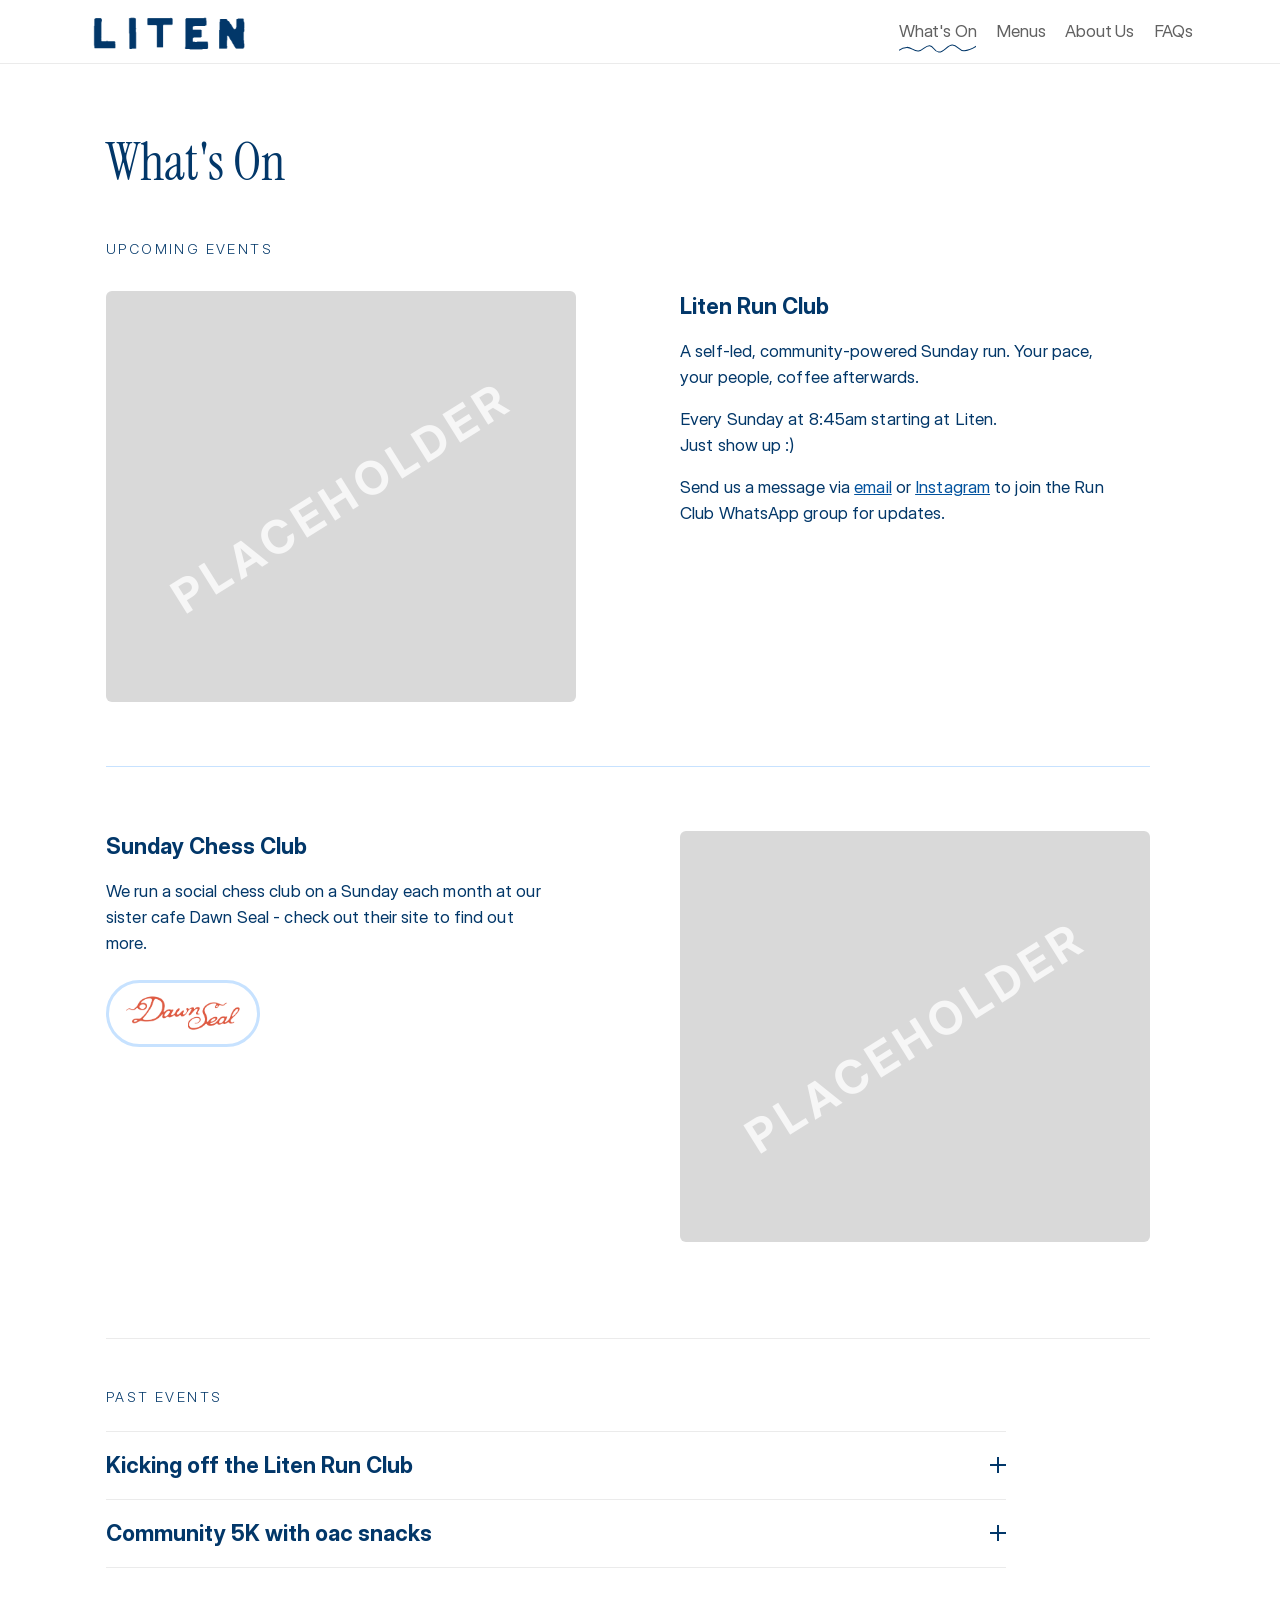
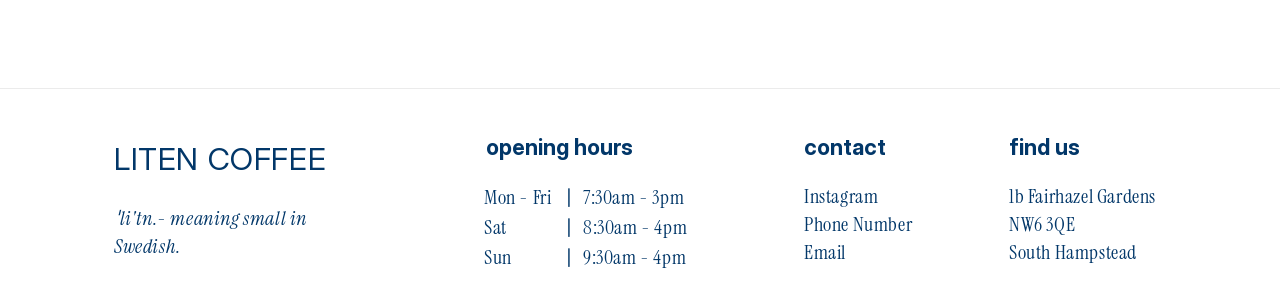
<file: whatson.html>
<!DOCTYPE html>
<html lang="en">
<head>
<meta charset="UTF-8">
<meta name="viewport" content="width=device-width, initial-scale=1.0">
<title>Liten — What's On</title>
<meta name="description" content="Events at Liten Coffee: Liten Run Club every Sunday and Sunday Chess Club.">
<link rel="icon" href="assets/images/liten-wordmark.png">
<link rel="preconnect" href="https://fonts.googleapis.com">
<link rel="preconnect" href="https://fonts.gstatic.com" crossorigin>
<link rel="stylesheet" href="https://fonts.googleapis.com/css2?family=Instrument+Serif:ital@0;1&display=swap">
<link rel="preload" href="assets/fonts/InterDisplay-Regular.woff2" as="font" type="font/woff2" crossorigin>
<link rel="stylesheet" href="css/style.css?v=2">
</head>
<body>
<header class="site-header compact">
  <div class="frame header-inner">
    <a href="index.html" class="logo-link" aria-label="Liten, back to home">
      <img src="assets/images/liten-wordmark.png" alt="Liten" width="245" height="91">
    </a>
    <button class="nav-toggle" type="button" aria-expanded="false" aria-controls="main-nav" aria-label="Open navigation"><span></span><span></span><span></span></button>
    <nav class="main-nav" id="main-nav" aria-label="Main">
      <a href="whatson.html" aria-current="page">What's On<svg class="squiggle" viewBox="0 -1 76 9" preserveAspectRatio="xMinYMid slice" aria-hidden="true" focusable="false"><path pathLength="1" d="M 0 5.26 C 0 5.26 3.353 2.695 7.664 2.41 C 11.975 2.125 14.529 6.456 19.16 5.886 C 23.79 5.316 25.866 0.416 30.017 0.7 C 34.168 0.985 33.849 6.399 38.958 6.969 C 44.067 7.539 47.261 0 52.37 0 C 57.479 0 58.597 5.841 63.866 5.699 C 69.134 5.556 76 1.14 76 1.14"/></svg></a>
      <a href="menus.html">Menus<svg class="squiggle" viewBox="0 -1 76 9" preserveAspectRatio="xMinYMid slice" aria-hidden="true" focusable="false"><path pathLength="1" d="M 0 5.26 C 0 5.26 3.353 2.695 7.664 2.41 C 11.975 2.125 14.529 6.456 19.16 5.886 C 23.79 5.316 25.866 0.416 30.017 0.7 C 34.168 0.985 33.849 6.399 38.958 6.969 C 44.067 7.539 47.261 0 52.37 0 C 57.479 0 58.597 5.841 63.866 5.699 C 69.134 5.556 76 1.14 76 1.14"/></svg></a>
      <a href="aboutus.html">About Us<svg class="squiggle" viewBox="0 -1 76 9" preserveAspectRatio="xMinYMid slice" aria-hidden="true" focusable="false"><path pathLength="1" d="M 0 5.26 C 0 5.26 3.353 2.695 7.664 2.41 C 11.975 2.125 14.529 6.456 19.16 5.886 C 23.79 5.316 25.866 0.416 30.017 0.7 C 34.168 0.985 33.849 6.399 38.958 6.969 C 44.067 7.539 47.261 0 52.37 0 C 57.479 0 58.597 5.841 63.866 5.699 C 69.134 5.556 76 1.14 76 1.14"/></svg></a>
      <a href="faqs.html">FAQs<svg class="squiggle" viewBox="0 -1 76 9" preserveAspectRatio="xMinYMid slice" aria-hidden="true" focusable="false"><path pathLength="1" d="M 0 5.26 C 0 5.26 3.353 2.695 7.664 2.41 C 11.975 2.125 14.529 6.456 19.16 5.886 C 23.79 5.316 25.866 0.416 30.017 0.7 C 34.168 0.985 33.849 6.399 38.958 6.969 C 44.067 7.539 47.261 0 52.37 0 C 57.479 0 58.597 5.841 63.866 5.699 C 69.134 5.556 76 1.14 76 1.14"/></svg></a>
    </nav>
  </div>
</header>

<main class="frame whatson-main">
  <h1 class="page-title">What's On</h1>

  <h2 class="events-heading">Upcoming events</h2>

  <section class="event" aria-labelledby="run-club">
    <!-- RUN CLUB PHOTO: placeholder -->
    <div class="photo-placeholder" role="img" aria-label="Photo of Liten Run Club to come"></div>
    <div class="event-text">
      <h3 class="heading-sans" id="run-club">Liten Run Club</h3>
      <p class="body-20">A self-led, community-powered Sunday run. Your pace, your people, coffee afterwards.</p>
      <p class="event-details body-20">Every Sunday at 8:45am starting at Liten.<br>Just show up :)</p>
      <p class="body-20">Send us a message via <!-- EMAIL: swap #contact for mailto:address once the cafe confirms it --><a href="#contact">email</a> or <a href="https://www.instagram.com/liten_coffeeshop/" target="_blank" rel="noopener">Instagram</a> to join the Run Club WhatsApp group for updates.</p>
    </div>
  </section>

  <section class="event reverse" aria-labelledby="chess-club">
    <!-- CHESS CLUB PHOTO: placeholder -->
    <div class="photo-placeholder" role="img" aria-label="Photo of Sunday Chess Club to come"></div>
    <div class="event-text">
      <h3 class="heading-sans" id="chess-club">Sunday Chess Club</h3>
      <p class="body-20">We run a social chess club on a Sunday each month at our sister cafe Dawn Seal - check out their site to find out more.</p>
      <a class="pill dawn" href="https://thedawnseal.square.site/events" target="_blank" rel="noopener"><img src="assets/images/dawn-seal-logo.png" alt="Dawn Seal website" width="116" height="36"></a>
    </div>
  </section>

  <h2 class="events-heading past">Past events</h2>

  <div class="past-events">
    <details class="past-event">
      <summary><span>Kicking off the Liten Run Club</span></summary>
      <div class="past-body">
        <!-- FIRST RUN CLUB PHOTO: placeholder (still from the Instagram reel) -->
        <div class="photo-placeholder" role="img" aria-label="Photo from the first Liten Run Club to come"></div>
        <div class="past-text">
          <p class="past-date"><time datetime="2026-11-01">Sunday 1 November 2026</time></p>
          <p class="body-20">We kicked off our very first Liten Run Club: a self-led Sunday run from the cafe at your own pace, then coffee together afterwards. It's now on every Sunday.</p>
          <p class="body-20"><a href="https://www.instagram.com/reel/Dehci3Th-5P/" target="_blank" rel="noopener">Watch the reel on Instagram</a></p>
        </div>
      </div>
    </details>

    <details class="past-event">
      <summary><span>Community 5K with oac snacks</span></summary>
      <div class="past-body">
        <img class="poster" src="assets/images/Community_5K_poster.jpg" alt="Community 5K poster: Liten Coffee and oac, Sunday 27 September 2026, 8am, with a drawing of a coffee cup and a yoghurt bowl with berries" width="470" height="653" loading="lazy">
        <div class="past-text">
          <p class="past-date"><time datetime="2026-09-27">Sunday 27 September 2026</time></p>
          <p class="body-20">We ran (quite literally) a free community 5k from Liten to Primrose Hill and back! In collaboration with oac snacks who provided delicious protein balls and collagen crumb yoghurt bowls.</p>
        </div>
      </div>
    </details>
  </div>
</main>
<footer class="site-footer">
  <div class="frame footer-grid">
    <div class="footer-col">
      <p class="footer-brand">LITEN COFFEE</p>
      <p class="footer-gloss">ˈli'tn.- meaning small in Swedish.</p>
    </div>
    <div class="footer-col">
      <h2 class="heading-sans">opening hours</h2>
      <div class="hours">
        <p class="hours-row"><span>Mon - Fri</span><b>|</b><span>7:30am  - 3pm</span></p>
        <p class="hours-row"><span>Sat</span><b>|</b><span>8:30am - 4pm</span></p>
        <p class="hours-row"><span>Sun</span><b>|</b><span>9:30am - 4pm</span></p>
      </div>
    </div>
    <div class="footer-col">
      <h2 class="heading-sans" id="contact">contact</h2>
      <p><a href="https://www.instagram.com/liten_coffeeshop/" target="_blank" rel="noopener">Instagram</a></p>
      <p>Phone Number</p>
      <p>Email</p>
    </div>
    <div class="footer-col">
      <h2 class="heading-sans">find us</h2>
      <div class="map-choice">
        <button class="map-toggle" type="button" aria-expanded="false" aria-controls="map-options">
          <span>1b Fairhazel Gardens</span>
          <span>NW6 3QE</span>
          <span>South Hampstead</span>
          <span class="sr-only">, choose a maps app</span>
        </button>
        <ul class="map-options" id="map-options">
          <li><a href="https://maps.apple.com/?q=Liten%20Coffee&amp;address=1b%20Fairhazel%20Gardens%2C%20London%20NW6%203QE" target="_blank" rel="noopener">Open in Apple Maps</a></li>
          <li><a href="https://www.google.com/maps/search/?api=1&amp;query=Liten%20Coffee%2C%201b%20Fairhazel%20Gardens%2C%20London%20NW6%203QE" target="_blank" rel="noopener">Open in Google Maps</a></li>
        </ul>
      </div>
    </div>
  </div>
</footer>

<script src="js/main.js"></script>
</body>
</html>
</file>
<file: css/style.css>
/* ==========================================================================
   Liten Coffee — built to match the Framer design (1200px desktop frame).
   Every size, colour and position below is measured from the Framer site.
   ========================================================================== */

/* Fonts ----------------------------------------------------------------- */
/* Inter Display: official files from the Inter project (rsms/inter v4.1, SIL OFL) */
@font-face {
  font-family: 'Inter Display';
  src: url('../assets/fonts/InterDisplay-Regular.woff2') format('woff2');
  font-weight: 400; font-style: normal; font-display: swap;
}
@font-face {
  font-family: 'Inter Display';
  src: url('../assets/fonts/InterDisplay-Light.woff2') format('woff2');
  font-weight: 300; font-style: normal; font-display: swap;
}
@font-face {
  font-family: 'Inter Display';
  src: url('../assets/fonts/InterDisplay-SemiBold.woff2') format('woff2');
  font-weight: 600; font-style: normal; font-display: swap;
}
@font-face {
  font-family: 'Inter Display';
  src: url('../assets/fonts/InterDisplay-Bold.woff2') format('woff2');
  font-weight: 700; font-style: normal; font-display: swap;
}
/* Instrument Serif is loaded from Google Fonts in each page's <head> (same files Framer uses). */

/* Tokens ---------------------------------------------------------------- */
:root {
  --navy: #023769;        /* Framer "Text colour" */
  --pill-text: #01529E;   /* pill button text */
  --pill-blue: #C7E2FF;   /* pill button outline */
  --nav-grey: #616161;    /* nav links */
  --rule: rgba(0, 0, 0, 0.08); /* header divider */
  --placeholder: #D9D9D9; /* empty image frames awaiting photos */
  --bg: #FFFFFF;

  --sans: 'Inter Display', 'Inter', Helvetica, Arial, sans-serif;
  --serif: 'Instrument Serif', Georgia, 'Times New Roman', serif;

  --frame: 1200px;
}

* { box-sizing: border-box; }
html { -webkit-text-size-adjust: 100%; }
body {
  margin: 0;
  background: var(--bg);
  color: var(--navy);
  font-family: var(--serif);
  font-size: 20px;
  line-height: 1.4;
  -webkit-font-smoothing: antialiased;
}
p, h1, h2, h3, h4, ul { margin: 0; }
a { color: inherit; }
img { display: block; max-width: 100%; }

.sr-only {
  position: absolute; width: 1px; height: 1px; padding: 0; margin: -1px;
  overflow: hidden; clip: rect(0, 0, 0, 0); white-space: nowrap; border: 0;
}

/* The 1200px Framer frame, centred */
.frame {
  width: 100%;
  max-width: var(--frame);
  margin: 0 auto;
  position: relative;
}

/* Header ---------------------------------------------------------------- */
.site-header { background: var(--bg); }
.header-inner {
  display: flex;
  align-items: flex-start;
  justify-content: space-between;
  padding-left: 46px;
  padding-right: 47px;
  border-bottom: 1px solid var(--rule);
  height: 93px; /* 92px bar + 1px divider */
}
.logo-link { display: block; flex: none; }
.logo-link img { width: 157px; height: 58px; object-fit: cover; }
/* Homepage header: divider sits close under the logo and nav */
@media (min-width: 761px) {
  .site-header:not(.compact) .header-inner { height: auto; padding-bottom: 6px; }
  .site-header:not(.compact) .logo-link { margin-top: 6px; }
  .site-header:not(.compact) .main-nav { padding-top: 26px; }
}

.main-nav {
  display: flex;
  gap: 20px;
  padding-top: 36px;
}
.main-nav a {
  position: relative;
  display: block;
  font-family: var(--sans);
  font-weight: 400;
  font-size: 17px;
  line-height: 20px;
  letter-spacing: -0.2px;
  color: var(--nav-grey);
  text-decoration: none;
  white-space: nowrap;
}
.main-nav a:first-child { letter-spacing: -0.17px; }
.main-nav a:hover { color: var(--navy); }

/* Hand-drawn squiggle: exact vector from Framer.
   Hidden by default; shows under the current page's link,
   and on hover on devices with a mouse. */
.squiggle {
  position: absolute;
  left: 0;
  top: 22px;
  width: 100%;   /* same width as the word; the wave is cropped, never squashed */
  height: 9px;
  overflow: hidden;
  pointer-events: none;
  opacity: 0;
  transition: opacity 0.2s ease;
}
.main-nav a[aria-current="page"] .squiggle { opacity: 1; }
@media (hover: hover) {
  .main-nav a:hover .squiggle { opacity: 1; }
}
@media (prefers-reduced-motion: reduce) { .squiggle { transition: none; } }
.squiggle path { fill: none; stroke: var(--navy); stroke-width: 1; }

.nav-toggle { display: none; }

/* Compact header used on the inner pages */
.site-header.compact .header-inner { height: auto; border-bottom: 0; }
.site-header.compact .logo-link img { width: 168px; height: 63px; }
.site-header.compact .main-nav { padding-top: 21px; }
.site-header.compact .squiggle { top: 23px; }
.site-header.compact { border-bottom: 1px solid var(--rule); } /* full-width divider */

/* Type styles ----------------------------------------------------------- */
.page-title {               /* serif page titles, as on What's On */
  font-family: var(--serif);
  font-weight: 400;
  font-size: 52px;
  line-height: 56px;
  letter-spacing: 0;
}
.faq-main .page-title { font-size: 40px; line-height: 44px; } /* long title, kept smaller */
.gloss {
  font-family: var(--serif);
  font-style: italic;
  font-size: 20px;
  line-height: 28px;
}
.body-21 { font-size: 21px; line-height: 29.4px; }
.body-20 { font-size: 20px; line-height: 36px; letter-spacing: 0.6px; }
.heading-sans {
  font-family: var(--sans);
  font-weight: 700;
  font-size: 22px;
  line-height: 30.8px;
}

/* Pill buttons: 3px light-blue outline, Inter Display 22px */
.pill {
  display: inline-flex;
  align-items: center;
  justify-content: center;
  width: 154px;
  height: 67px;
  border: 3px solid var(--pill-blue);
  border-radius: 42px;
  font-family: var(--sans);
  font-weight: 400;
  font-size: 22px;
  line-height: 1;
  color: var(--pill-text);
  text-decoration: none;
  white-space: nowrap;
  flex: none;          /* never squeezed by the text beside it */
  transition: background-color 0.2s ease;
}
.pill:hover, .pill:focus-visible { background-color: var(--pill-blue); }
.pill.short { height: 63px; }
.pill.r34 { border-radius: 34px; }

/* Photos: 470 x 411, 6px corners */
.photo {
  width: 100%;
  aspect-ratio: 470 / 411;
  object-fit: cover;
  border-radius: 6px;
}
.photo-placeholder {
  width: 100%;
  aspect-ratio: 470 / 411;
  border-radius: 6px;
  background: var(--placeholder);
}
.photo-row {
  display: grid;
  grid-template-columns: minmax(0, 470px) minmax(0, 470px);
  column-gap: 97px;
}

/* Home ------------------------------------------------------------------ */
.home-hero {               /* opening statement: large italic serif, two balanced lines */
  max-width: 720px;
  margin: 0 auto;
  padding-top: 80px;
  padding-left: 16px;
  padding-right: 16px;
  text-align: center;
  font-style: italic;
  font-size: 32px;
  line-height: 39px;
  letter-spacing: 0;
  text-wrap: balance;
}
.home-main { padding-left: 88px; padding-right: 75px; }
.home-main .photo-row:first-child { margin-top: 61px; } /* images at 269 */

.home-copy-1 {
  display: flex;
  justify-content: space-between;
  align-items: flex-start;
  gap: 29px;
  margin-top: 66px;
}
.home-copy-1 .copy { max-width: 850px; display: grid; gap: 29px; }
.home-copy-1 .pill { margin-top: 18px; margin-right: 4px; }

.home-main .photo-row.second { margin-top: 141px; }

.home-copy-2 {
  display: flex;
  justify-content: space-between;
  align-items: flex-start;
  gap: 41px;
  margin-top: 70px;
  padding-bottom: 128px;
}
.home-copy-2 .copy { max-width: 842px; display: grid; gap: 30px; text-align: right; }

/* Menus ----------------------------------------------------------------- */
.inner-main { padding-left: 53px; padding-right: 53px; }
.menus-main { padding-left: 66px; padding-right: 90px; padding-bottom: 120px; }
.menus-main .page-title { margin-top: 71px; }
.menus-main .intro { margin-top: 29px; max-width: 618px; }
.menus-main .photo-row { margin-top: 85px; column-gap: 104px; }
.menu-col .pill { margin-top: 30px; }
.menu-col:first-child .pill { margin-left: 139px; }
.menu-col:last-child .pill { margin-left: 143px; }

/* About Us -------------------------------------------------------------- */
.about-main .page-title { margin-top: 68px; }
.about-main .gloss { margin-top: 20px; }
.about-photo {
  margin-top: 54px;
  width: 688px; max-width: 100%;
  aspect-ratio: 688 / 311;
  background: var(--placeholder);
  border-radius: 6px;
}
.about-copy { margin-top: 45px; display: grid; gap: 36px; padding-bottom: 120px; }
.about-copy > p { max-width: 624px; }
/* Caps: text on the left, top-aligned with the photo on the right */
.caps {
  display: grid;
  grid-template-columns: minmax(0, 624px) 300px;
  column-gap: 64px;
  align-items: start;
}
.caps-photo { width: 300px; max-width: 100%; height: auto; border-radius: 6px; }

/* FAQs ------------------------------------------------------------------ */
.faq-layout {
  display: grid;
  grid-template-columns: minmax(0, 1fr) 278px;
  column-gap: 40px;
  padding-bottom: 120px;
}
.faq-main .page-title { margin-top: 78px; }
.faq-list { margin-top: 57px; }
.faq-list dt, .faq-list dd {
  margin: 0;
  font-size: 21px;
  line-height: 37.8px;
  letter-spacing: 0.63px;
}
.faq-list dt { font-weight: 700; }
.things { margin-top: 116px; } /* heading at x 868, y 180 */
.things .heading-sans { line-height: 27px; }
.things ul { list-style: none; padding: 0; margin-top: 17px; }

/* What's On ------------------------------------------------------------ */
/* Same frame as Menus: title, then image + text rows that alternate sides */
.whatson-main { padding-left: 66px; padding-right: 90px; padding-bottom: 120px; }
.whatson-main .page-title { margin-top: 71px; }
.event {
  display: grid;
  grid-template-columns: minmax(0, 470px) minmax(0, 1fr);
  column-gap: 104px;
  align-items: start;   /* text lines up with the top of the image */
  margin-top: 64px;
}
/* What's On section labels: small light uppercase */
.events-heading {
  margin-top: 48px;
  font-family: var(--sans);
  font-weight: 300;
  font-size: 14px;
  line-height: 20px;
  letter-spacing: 2.4px;
  text-transform: uppercase;
  color: var(--navy);
}
.events-heading.past { margin-top: 96px; padding-top: 48px; border-top: 1px solid var(--rule); }
.events-heading + .event { margin-top: 32px; }
.events-heading + .past-events { margin-top: 24px; }
.poster {
  width: 100%;
  height: auto;
  border: 1px solid var(--rule);
  border-radius: 6px;
}
.event-text a, .past-text a { color: var(--pill-text); }

/* Past events: collapsible list. Title row opens to one image, a date stamp and a short paragraph */
.past-events { margin-top: 24px; max-width: 900px; border-top: 1px solid var(--rule); }
.past-event { border-bottom: 1px solid var(--rule); }
.past-event summary {
  display: flex;
  align-items: center;
  justify-content: space-between;
  gap: 16px;
  padding: 18px 0;
  cursor: pointer;
  list-style: none;
  font-family: var(--sans);
  font-weight: 700;
  font-size: 22px;
  line-height: 30.8px;
}
.past-event summary::-webkit-details-marker { display: none; }
.past-event summary::after {      /* plus that turns into a minus */
  content: "";
  flex: none;
  width: 16px;
  height: 16px;
  background:
    linear-gradient(var(--navy), var(--navy)) center / 16px 2px no-repeat,
    linear-gradient(var(--navy), var(--navy)) center / 2px 16px no-repeat;
  transition: transform 0.2s ease;
}
.past-event[open] summary::after { background: linear-gradient(var(--navy), var(--navy)) center / 16px 2px no-repeat; }
.past-event summary:hover span { text-decoration: underline; text-underline-offset: 4px; }
.past-event summary:focus-visible { outline: 2px solid var(--navy); outline-offset: 2px; }
.past-body {
  display: grid;
  grid-template-columns: minmax(0, 280px) minmax(0, 1fr);
  column-gap: 40px;
  align-items: start;
  padding: 4px 0 28px;
}
.past-body .photo-placeholder, .past-body .poster { width: 100%; }
.past-text { display: grid; gap: 12px; max-width: 480px; }
.past-text .body-20 { line-height: 30px; }
.past-date {
  font-family: var(--sans);
  font-size: 14px;
  line-height: 20px;
  letter-spacing: 0.2px;
  color: #8A8A8A;
}
.event.reverse { grid-template-columns: minmax(0, 1fr) minmax(0, 470px); }
.event + .event { border-top: 1px solid var(--pill-blue); padding-top: 64px; } /* baby blue line between upcoming events */
.event.reverse .photo-placeholder { order: 2; }
.event-text { display: grid; gap: 16px; max-width: 440px; }
.event-text .body-20 { line-height: 30px; }
.event.reverse .event-text { justify-self: start; }

/* Footer ---------------------------------------------------------------- */
.site-footer { background: var(--bg); border-top: 1px solid var(--rule); } /* same light line as under the nav */
.footer-grid {
  display: grid;
  grid-template-columns: 372px 318px 205px auto;
  padding: 45px 16px 36px 74px;
}
.footer-col .footer-brand {
  font-family: var(--sans);
  font-weight: 400;
  font-size: 31px;
  line-height: 49.6px;
  white-space: nowrap;
}
.footer-col .footer-gloss {
  margin-top: 21px;
  max-width: 246px;
  font-style: italic;
  font-size: 20px;
  line-height: 28px; /* same line spacing as the other footer columns */
}
.footer-col p, .hours-row {
  font-size: 20px;
  line-height: 28px;
  letter-spacing: 0.6px;
}
.footer-col .heading-sans { margin-bottom: 21px; line-height: 27px; }
.footer-col a { text-decoration: none; }
.footer-col a:hover { text-decoration: underline; }
.hours { margin-left: -2px; }
.footer-col .hours-row {
  display: grid;
  grid-template-columns: 82px 17px auto;
  line-height: 30px;
  white-space: nowrap;
}
.hours-row b { font-weight: 700; }

/* Mid widths: let the frame breathe ------------------------------------- */
@media (max-width: 1199px) {
  .header-inner { padding-left: 32px; padding-right: 32px; }
  .home-main { padding-left: 48px; padding-right: 48px; }
  .home-main .photo-row { column-gap: 6%; }
  .menus-main, .whatson-main { padding-left: 48px; padding-right: 48px; }
  .event { column-gap: 6%; }
  .menus-main .photo-row { column-gap: 6%; }
  .menu-col .pill { margin-left: 0 !important; }
  .menu-col { display: grid; justify-items: center; }
  .inner-main { padding-left: 48px; padding-right: 48px; }
  .faq-layout { grid-template-columns: minmax(0, 1fr) 260px; }
  .footer-grid { grid-template-columns: 1.4fr 1.2fr 0.9fr 1fr; column-gap: 24px; padding-left: 48px; padding-right: 32px; }
}

/* Mobile (not designed in Framer yet; stacks the desktop design) -------- */
@media (max-width: 760px) {
  .header-inner {
    height: auto;
    flex-wrap: wrap;
    align-items: center;
    padding: 0 20px;
  }
  .logo-link img, .site-header.compact .logo-link img { width: 168px; height: 63px; }
  /* Three-line navigation button; turns into a cross while open */
  .nav-toggle {
    display: inline-flex;
    flex-direction: column;
    justify-content: center;
    gap: 6px;
    width: 44px;
    height: 44px;
    padding: 0 10px;
    margin-right: -10px;
    background: none;
    border: 0;
    cursor: pointer;
  }
  .nav-toggle span {
    display: block;
    height: 2px;
    border-radius: 1px;
    background: var(--navy);
    transition: transform 0.2s ease, opacity 0.2s ease;
  }
  .nav-toggle[aria-expanded="true"] span:nth-child(1) { transform: translateY(8px) rotate(45deg); }
  .nav-toggle[aria-expanded="true"] span:nth-child(2) { opacity: 0; }
  .nav-toggle[aria-expanded="true"] span:nth-child(3) { transform: translateY(-8px) rotate(-45deg); }
  .nav-toggle:focus-visible { outline: 2px solid var(--navy); outline-offset: 2px; }
  .main-nav,
  .site-header.compact .main-nav {
    display: none;
    width: 100%;
    flex-direction: column;
    gap: 18px;
    padding: 12px 0 22px;
  }
  .main-nav.open,
  .site-header.compact .main-nav.open { display: flex; }
  .main-nav a { font-size: 19px; line-height: 24px; align-self: flex-start; } /* word-width, so the squiggle stays word-width */
  .squiggle { top: 26px; }

  .home-hero { padding: 40px 20px 0; font-size: 24px; line-height: 30px; }
  .home-main, .menus-main, .inner-main { padding-left: 20px; padding-right: 20px; }
  .photo-row, .menus-main .photo-row { grid-template-columns: minmax(0, 1fr); row-gap: 20px; }
  .home-main .photo-row:first-child { margin-top: 36px; }
  .home-main .photo-row.second { margin-top: 64px; }
  .home-copy-1, .home-copy-2 { flex-direction: column; gap: 24px; margin-top: 36px; }
  .home-copy-1 .pill { margin: 0; }
  .home-copy-2 { flex-direction: column-reverse; padding-bottom: 72px; }
  .home-copy-2 .copy { text-align: left; }
  .menus-main .page-title, .about-main .page-title, .faq-main .page-title { margin-top: 40px; }
  .menus-main .photo-row { margin-top: 40px; row-gap: 40px; }
  .menu-col .pill { margin-top: 20px; }
  .about-photo { margin-top: 32px; }
  .about-copy { margin-top: 32px; gap: 24px; padding-bottom: 72px; }
  .caps { grid-template-columns: minmax(0, 1fr); row-gap: 24px; }
  .faq-layout { grid-template-columns: minmax(0, 1fr); padding-bottom: 72px; }
  .faq-list { margin-top: 28px; }
  .faq-list dt, .faq-list dd { line-height: 30px; }
  .faq-list dd { margin-bottom: 12px; }
  .things { margin-top: 32px; }
  .whatson-main { padding-left: 20px; padding-right: 20px; padding-bottom: 72px; }
  .whatson-main .page-title { margin-top: 40px; }
  .event, .event.reverse { grid-template-columns: minmax(0, 1fr); row-gap: 24px; margin-top: 48px; }
  .events-heading { margin-top: 32px; }
  .page-title { font-size: 42px; line-height: 46px; }
  .faq-main .page-title { font-size: 34px; line-height: 38px; }
  .events-heading.past { margin-top: 56px; padding-top: 32px; }
  .events-heading + .event { margin-top: 20px; }
  .event + .event { margin-top: 40px; padding-top: 40px; }
  .past-body { grid-template-columns: minmax(0, 1fr); row-gap: 16px; }
  .past-body .photo-placeholder, .past-body .poster { max-width: 320px; }
  .past-event summary { font-size: 20px; }
  .event.reverse .photo-placeholder { order: 0; }   /* image first on phones */
  .event.reverse .event-text { justify-self: start; }
}


/* "find us" address: tap to choose Apple Maps or Google Maps */
.map-choice { position: relative; }
.map-toggle {
  display: block;
  padding: 0;
  border: 0;
  background: none;
  color: inherit;
  text-align: left;
  cursor: pointer;
  font-family: var(--serif);
  font-size: 20px;
  line-height: 28px;
  letter-spacing: 0.6px;
}
.map-toggle span:not(.sr-only) { display: block; white-space: nowrap; }
.map-toggle:hover span, .map-toggle[aria-expanded="true"] span { text-decoration: underline; }
.map-toggle:focus-visible { outline: 2px solid var(--navy); outline-offset: 4px; border-radius: 2px; }
.map-options {
  list-style: none;
  margin: 0;
  padding: 0;
  display: grid;
  gap: 4px;
  margin-top: 10px;
}
.map-choice.js .map-options {
  margin: 12px 0 0 -14px;      /* opens below the address */
  width: max-content;
  max-width: calc(100% + 14px);
  padding: 6px 14px;
  background: var(--bg);
  border: 3px solid var(--pill-blue);
  border-radius: 18px;
}
.map-choice.js .map-options[hidden] { display: none; }
.map-options a {
  display: block;
  font-family: var(--sans);
  font-size: 17px;
  line-height: 34px;
  color: var(--pill-text);
  text-decoration: none;
  white-space: nowrap;
}
.map-options a:hover, .map-options a:focus-visible { text-decoration: underline; }

@media (prefers-reduced-motion: reduce) { .nav-toggle span { transition: none; } }

/* Footer: two columns from small laptops down, so nothing runs off the side */
@media (max-width: 900px) {
  .footer-grid { grid-template-columns: 1fr 1fr; gap: 36px 24px; padding: 40px 48px 28px; }
  .footer-col:first-child,
  .footer-col:nth-child(2) { grid-column: 1 / -1; }   /* brand, then opening hours on their own rows */
  .footer-col:nth-child(4) { grid-column: 1; grid-row: 3; } /* find us, bottom left */
  .footer-col:nth-child(3) { grid-column: 2; grid-row: 3; } /* contact, bottom right */
  .footer-col p { white-space: nowrap; }
  .footer-col .footer-gloss { margin-top: 4px; max-width: none; }
  .footer-col .heading-sans { margin-bottom: 12px; }
}
@media (max-width: 760px) {
  .footer-grid { padding-left: 20px; padding-right: 20px; }
}
/* Smallest phones: one column */
@media (max-width: 359px) {
  .footer-grid { grid-template-columns: minmax(0, 1fr); }
  .footer-col:nth-child(3), .footer-col:nth-child(4) { grid-column: 1; grid-row: auto; }
}

/* Dawn Seal link: white pill with their logo */
.pill.dawn { background: #fff; border-color: var(--pill-blue); }
.pill.dawn img { width: 116px; height: auto; }
.pill.dawn:hover, .pill.dawn:focus-visible { background: var(--pill-blue); }
.dawn-row { display: grid; gap: 20px; justify-items: start; }
/* About Us: text across ~78%, Dawn Seal pill on the right, centred against the text */
@media (min-width: 761px) {
  .about-copy .dawn-row {
    max-width: 988px;
    grid-template-columns: minmax(0, 78%) auto;
    justify-content: space-between;
    align-items: center;
  }
  .about-copy .dawn-row .pill { justify-self: end; margin-right: 56px; }
}
.event-text .pill.dawn { margin-top: 8px; }

/* Placeholder watermark across photos (remove the wrapper when final photos arrive) */
.watermark { position: relative; overflow: hidden; border-radius: 6px; }
.watermark::after {
  content: attr(data-watermark);
  position: absolute;
  top: 50%;
  left: 50%;
  transform: translate(-50%, -50%) rotate(-32deg);
  font-family: var(--sans);
  font-weight: 700;
  font-size: clamp(28px, 8vw, 54px);
  letter-spacing: 6px;
  color: rgba(255, 255, 255, 0.6);
  text-shadow: 0 1px 6px rgba(2, 55, 105, 0.35);
  white-space: nowrap;
  pointer-events: none;
}

/* Grey photo placeholders get the same diagonal PLACEHOLDER mark */
.photo-placeholder, .about-photo { position: relative; overflow: hidden; }
.photo-placeholder::after, .about-photo::after {
  content: "PLACEHOLDER";
  position: absolute;
  top: 50%;
  left: 50%;
  transform: translate(-50%, -50%) rotate(-32deg);
  font-family: var(--sans);
  font-weight: 700;
  font-size: clamp(22px, 6vw, 46px);
  letter-spacing: 6px;
  color: rgba(255, 255, 255, 0.75);
  white-space: nowrap;
  pointer-events: none;
}

/* Phones: smaller body text so paragraphs aren't overwhelming */
@media (max-width: 760px) {
  .body-20, .body-21, .event-text .body-20, .past-text .body-20 { font-size: 17px; line-height: 25px; letter-spacing: 0.3px; }
  .faq-list dt, .faq-list dd { font-size: 18px; line-height: 27px; }
}

/* Homepage and What's On body text in sans-serif (the homepage intro line stays italic serif) */
.home-main .body-21,
.whatson-main .body-20 {
  font-family: var(--sans);
  font-weight: 400;
  font-size: 17px;
  line-height: 26px;
  letter-spacing: 0.1px;
}
/* Homepage pills in serif, slightly larger for an editorial feel */
.home-main .pill {
  font-family: var(--serif);
  font-size: 28px;
  letter-spacing: 0.2px;
}
@media (max-width: 760px) {
  .home-main .body-21,
  .whatson-main .body-20 { font-size: 15px; line-height: 23px; }
}

/* About Us story: placeholder photo (~55% wide) on the left, as tall as the story text on the right */
.story {
  margin-top: 54px;
  display: grid;
  grid-template-columns: minmax(0, 55%) minmax(0, 1fr);
  column-gap: 48px;
  align-items: start;   /* text stops where it ends; breathing space below */
}
.story .about-photo { margin-top: 0; width: 100%; max-width: none; aspect-ratio: 4 / 3; }
.story-text { display: grid; gap: 20px; align-content: start; line-height: 30px; }
.about-main .about-copy { margin-top: 64px; }
@media (max-width: 760px) {
  .story { grid-template-columns: minmax(0, 1fr); row-gap: 24px; margin-top: 32px; }
  .story .about-photo { min-height: 0; aspect-ratio: 688 / 311; }
  .story-text { line-height: 25px; gap: 16px; }
  .about-main .about-copy { margin-top: 40px; }
}

/* Caps: photo the same width as the text column, more copy under the caps text */
.about-copy .caps { grid-template-columns: minmax(0, 55%) minmax(0, 1fr); column-gap: 48px; max-width: none; } /* same columns as the story above */
.about-copy .caps .caps-photo { width: 100%; }
.caps-text { display: grid; gap: 20px; }
.about-copy > .caps > .caps-text p { max-width: none; }
/* Dawn Seal: light coral line above, in Dawn Seal's colour */
.about-copy .dawn-row { position: relative; margin-top: 44px; padding-top: 41px; max-width: none; } /* squiggle ~80px below the caps, text 41px below the squiggle */
.about-main .about-copy { padding-bottom: 43px; } /* less space between Dawn Seal and the footer */
.about-copy .dawn-row::before {   /* hand-drawn style squiggle in Dawn Seal coral */
  content: "";
  position: absolute;
  top: 0;
  left: 0;
  right: 0;
  height: 8px;
  background: url("data:image/svg+xml,%3Csvg xmlns='http://www.w3.org/2000/svg' width='40' height='8' viewBox='0 0 40 8'%3E%3Cpath d='M0 4 Q 10 0.5 20 4 T 40 4' fill='none' stroke='%23DE5A42' stroke-opacity='0.6' stroke-width='1.2'/%3E%3C/svg%3E") repeat-x left center / 40px 8px;
}
@media (max-width: 760px) {
  .about-copy .caps { grid-template-columns: minmax(0, 1fr); row-gap: 24px; }
  .caps-text { gap: 16px; }
  .about-copy .dawn-row { margin-top: 16px; padding-top: 22px; }
}

/* Desktop: the squiggle draws itself in on hover, and rubs out when you move away */
.squiggle path { stroke-dasharray: 1 1.1; stroke-dashoffset: 0; }
@media (hover: hover) and (min-width: 761px) {
  .main-nav a .squiggle { opacity: 1; transition: none; }
  .main-nav a:not([aria-current="page"]) .squiggle path {
    stroke-dashoffset: 1.05;
    transition: stroke-dashoffset 0.55s cubic-bezier(.45, 0, .2, 1);
  }
  .main-nav a:not([aria-current="page"]):hover .squiggle path,
  .main-nav a:not([aria-current="page"]):focus-visible .squiggle path { stroke-dashoffset: 0; }
}
@media (prefers-reduced-motion: reduce) {
  .main-nav a .squiggle path { transition: none !important; }
}
</file>
<file: css/menus.css>
/* Menus page: a printed-menu layout in the site's fonts and colours.
   Item names sit on a baby blue "shelf" line, like a letter-board menu. */

.menu-x .events-heading.past { margin-top: 72px; padding-top: 0; border-top: 0; } /* no grey line above FOOD */

.drinks-menu {
  margin-top: 24px;
  max-width: 1044px;
  border-top: 1px solid var(--rule);
}
.menu-body { padding: 4px 0 24px; }
.drinks-menu > .menu-note { margin-top: 28px; }

.menu-list {               /* two columns that read top to bottom, even spacing */
  list-style: none;
  margin: 0;
  padding: 0;
  columns: 2;
  column-gap: 64px;
}
.mi { break-inside: avoid; padding-bottom: 20px; width: 100%; }
.menu-lead {
  margin: -2px 0 18px;
  font-family: var(--serif);
  font-style: italic;
  font-size: 18px;
  line-height: 24px;
  color: var(--navy);
}

.mi-row {
  display: flex;
  justify-content: space-between;
  align-items: baseline;
  gap: 16px;
  padding-bottom: 6px;
  border-bottom: 1.5px solid var(--pill-blue);   /* the shelf */
  font-family: var(--sans);
  font-weight: 600;
  font-size: 15px;
  line-height: 20px;
  letter-spacing: 1.6px;
  text-transform: uppercase;
  color: var(--navy);
}
.mi-price { flex: none; font-variant-numeric: tabular-nums; letter-spacing: 1px; }

.mi-desc {
  margin-top: 8px;
  font-family: var(--sans);
  font-weight: 400;
  font-size: 15px;
  line-height: 21px;
  letter-spacing: 0.1px;
  color: var(--navy);
}

.menu-note {
  margin-top: 24px;
  font-family: var(--sans);
  font-weight: 300;
  font-size: 13px;
  line-height: 20px;
  letter-spacing: 1.8px;
  text-transform: uppercase;
  color: var(--navy);
}

/* Signatures: dotted box, as on the printed menu */
.menu-cat.signatures .menu-list {
  padding: 28px 32px 32px;
  border: 2px dotted var(--pill-text);
  border-radius: 14px;
}

/* Food */
.menu-x .food-row { margin-top: 32px; }
.menu-x .food-row .event-text { gap: 16px; justify-items: start; max-width: none; }
.menu-x .food-row .body-20 {   /* sans-serif, full width */
  font-family: var(--sans);
  font-weight: 400;
  font-size: 17px;
  line-height: 26px;
  letter-spacing: 0.1px;
}

@media (max-width: 760px) {
  .menu-list { columns: 1; }
  .menu-cat.signatures .menu-list { padding: 22px 18px 24px; }
  .menu-x .events-heading.past { margin-top: 56px; }
}

/* Add-ons under a dish, e.g. "+ Feta 2.00" */
.mi-extra {
  margin-top: 2px;
  font-family: var(--serif);
  font-style: italic;
  font-size: 17px;
  line-height: 22px;
  color: var(--pill-text);
}
.menu-x .food-row { margin-top: 56px; display: block; } /* text only, no photo */
.menu-intro { display: grid; gap: 4px; max-width: 720px; line-height: 30px; }

/* Title and intro on the left, photo top right */
.menus-top {
  display: grid;
  grid-template-columns: minmax(0, 1fr) 400px;
  column-gap: 48px;
  align-items: start;
}
.menus-top .menu-intro {   /* sans-serif intro, like the menu descriptions */
  max-width: 560px;
  font-family: var(--sans);
  font-weight: 400;
  font-size: 17px;
  line-height: 26px;
  letter-spacing: 0.1px;
}
.menus-photo {
  margin-top: 71px;
  width: 400px;
  height: 250px;
  object-fit: cover;
  border-radius: 6px;
}
@media (max-width: 1000px) {
  .menus-top { grid-template-columns: minmax(0, 1fr) 320px; column-gap: 32px; }
  .menus-photo { width: 320px; height: 200px; }
}
@media (max-width: 760px) {
  .menus-top { grid-template-columns: minmax(0, 1fr); }
  .menus-photo { margin-top: 24px; width: 100%; height: auto; aspect-ratio: 16 / 10; }
  .menus-top .menu-intro { font-size: 15px; line-height: 23px; }
  .menu-x .food-row .body-20 { font-size: 15px; line-height: 23px; }
}
</file>
